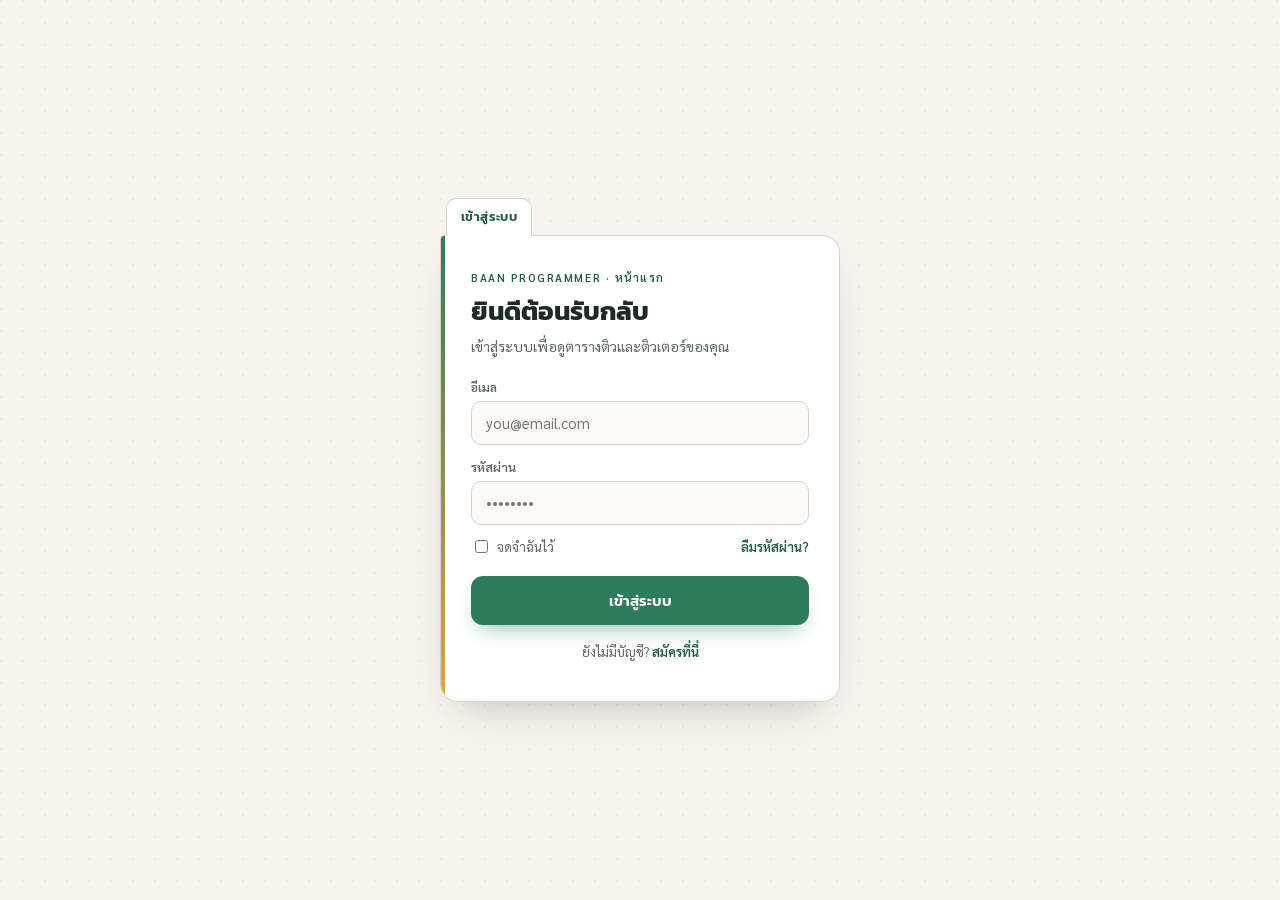
<file: index.html>
<!-- This page is the login page where users sign in to Baan Programmer. -->
<!DOCTYPE html>
<html lang="th">
<head>
<meta charset="UTF-8">
<meta name="viewport" content="width=device-width, initial-scale=1.0">
<title>เข้าสู่ระบบ — Baan Programmer</title>
<link rel="stylesheet" href="style.css">
</head>
<body>
<div class="auth-page">
  <div class="stage">
    <div class="tabs">
      <div class="tab active">เข้าสู่ระบบ</div>
    </div>
    <div class="card">
      <span class="eyebrow">Baan Programmer · หน้าแรก</span>
      <h1 class="headline">ยินดีต้อนรับกลับ</h1>
      <p class="sub">เข้าสู่ระบบเพื่อดูตารางติวและติวเตอร์ของคุณ</p>

      <form id="loginForm">
        <div class="field">
          <label for="loginEmail">อีเมล</label>
          <input id="loginEmail" type="email" placeholder="you@email.com" required>
        </div>
        <div class="field">
          <label for="loginPass">รหัสผ่าน</label>
          <input id="loginPass" type="password" placeholder="••••••••" required>
        </div>
        <div class="row-between">
          <label><input type="checkbox" style="accent-color:#2F7C5D"> จดจำฉันไว้</label>
          <a class="link" href="forgot.html">ลืมรหัสผ่าน?</a>
        </div>
        <button class="btn btn-primary btn-block" type="submit">เข้าสู่ระบบ</button>
      </form>

      <p class="foot-note">ยังไม่มีบัญชี? <a class="link" href="signup.html">สมัครที่นี่</a></p>
    </div>
  </div>
</div>

<script src="app.js"></script>
</body>
</html>
</file>
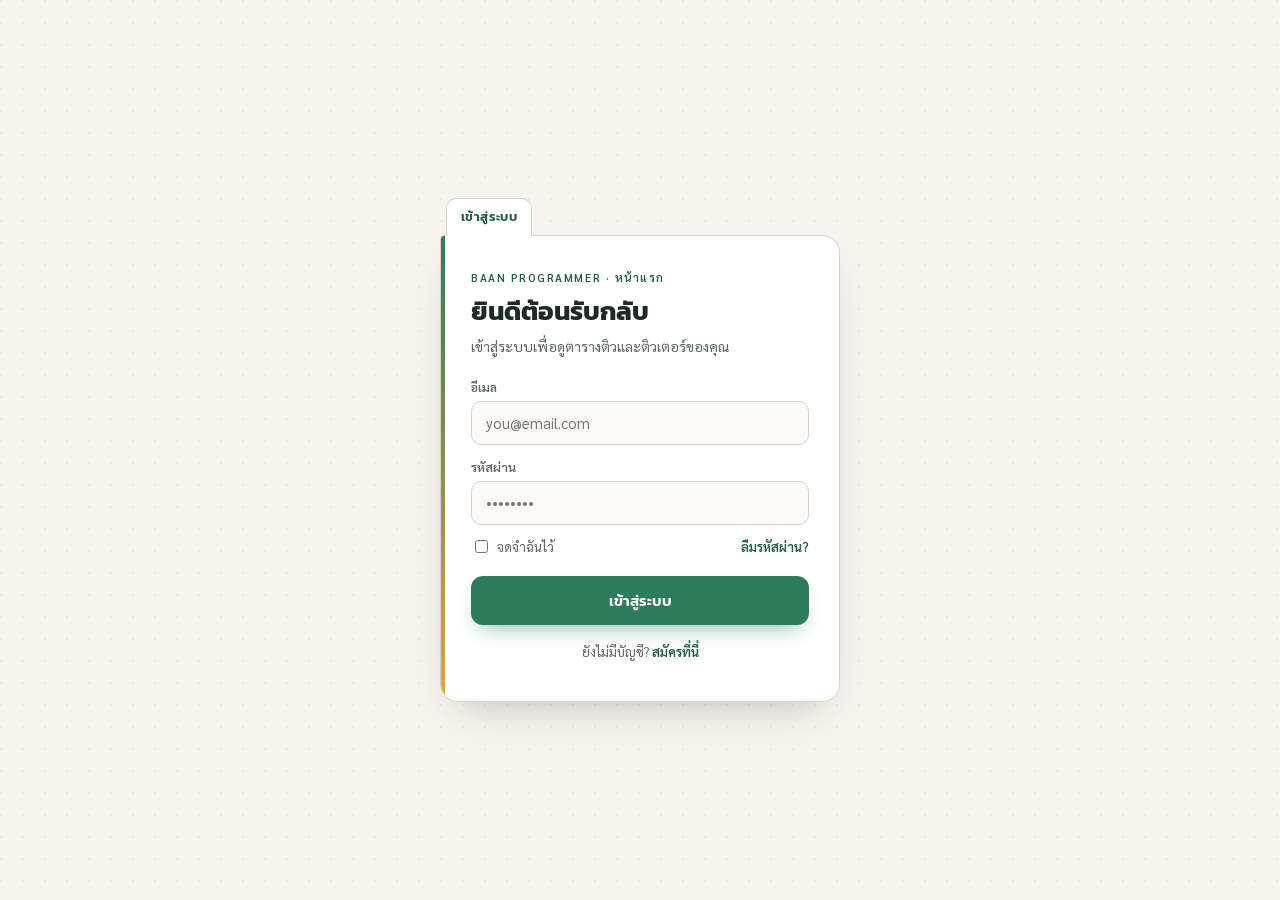
<file: assignment.html>
<!-- This page displays an assignment and allows the user to submit or interact with assignment content. -->
<!DOCTYPE html>
<html lang="th">
<head>
<meta charset="UTF-8">
<meta name="viewport" content="width=device-width, initial-scale=1.0">
<title>งานที่ได้รับมอบหมาย — Baan Programmer</title>
<link rel="stylesheet" href="style.css">
</head>
<body>
<div class="app-page">
  <div class="app-shell">
    <div class="app-topbar">
      <div class="icon-btn" onclick="history.back()">←</div>
      <div class="profile-chip" onclick="toggleDropdown()">
        <div class="avatar">G</div>
        <span class="caret">▾</span>
      </div>
    </div>

    <div class="app-body">

      <div class="assignment-hero">
        <div class="assignment-hero-title-row">
          <h2 id="assignmentTitle">Assignment 1</h2>
          <div class="assignment-hero-icon">
            <svg viewBox="0 0 24 24" width="22" height="22" fill="none" stroke="currentColor" stroke-width="2" stroke-linecap="round" stroke-linejoin="round"><path d="M9 4h6a1 1 0 0 1 1 1v2H8V5a1 1 0 0 1 1-1Z"/><rect x="5" y="4" width="14" height="18" rx="2"/><line x1="8" y1="11" x2="16" y2="11"/><line x1="8" y1="15" x2="16" y2="15"/><line x1="8" y1="19" x2="13" y2="19"/></svg>
          </div>
        </div>

        <p class="assignment-desc" id="assignmentDesc" style="display:none"></p>

        <!-- ติวเตอร์: ปุ่มแก้ไข -->
        <div class="tutor-tools" id="tutorTools" style="display:none">
          <button class="btn-edit" type="button" onclick="openEditModal()">
            <svg viewBox="0 0 24 24" width="15" height="15" fill="none" stroke="currentColor" stroke-width="2" stroke-linecap="round" stroke-linejoin="round"><path d="M11 4H4a2 2 0 0 0-2 2v14a2 2 0 0 0 2 2h14a2 2 0 0 0 2-2v-7"/><path d="M18.5 2.5a2.12 2.12 0 0 1 3 3L12 15l-4 1 1-4Z"/></svg>
            แก้ไข
          </button>
        </div>

        <div class="upload-row">
          <label class="upload-input" for="assignmentFile">
            <span id="uploadFileName">อัปโหลดไฟล์</span>
          </label>
          <input type="file" id="assignmentFile" style="display:none" onchange="onAssignmentFileChosen(event)">
          <button class="btn-confirm" onclick="confirmAssignmentUpload()">ยืนยัน</button>
        </div>
        <p class="grader-status" id="graderStatus" style="display:none"></p>
      </div>

      <div class="result-list" id="resultList">
        <div class="result-row result-pass">Pass</div>
        <div class="result-row result-warn">200/400</div>
        <div class="result-row result-warn">100/400</div>
        <div class="result-row result-error">Error</div>
      </div>

    </div>

    <div class="dropdown" id="profileDropdown">
      <a class="dropdown-item" href="profile.html" style="display:block;color:inherit;">โปรไฟล์ของฉัน</a>
      <a class="dropdown-item" href="settings.html" style="display:block;color:inherit;">ตั้งค่า</a>
      <div class="dropdown-item danger" onclick="logout()">ออกจากระบบ</div>
    </div>
  </div>
</div>


<!-- Edit assignment modal (tutor only) -->
<div class="modal-overlay" id="editModal">
  <div class="join-modal">
    <h2>แก้ไข assignment</h2>
    <div class="join-modal-section">
      <h3>ชื่อ assignment</h3>
      <input type="text" id="editName" oninput="checkEditForm()">
    </div>
    <div class="join-modal-section">
      <h3>รายละเอียด <span class="optional">(ไม่บังคับ)</span></h3>
      <textarea id="editDesc" rows="3" placeholder="อธิบายโจทย์หรือเงื่อนไขการส่งงาน"></textarea>
    </div>
    <div class="join-modal-actions">
      <span class="link" onclick="closeEditModal()">ยกเลิก</span>
      <button class="link-btn" id="editSaveBtn" onclick="saveEditAssignment()">บันทึก</button>
    </div>
  </div>
</div>

<div class="toast" id="toast"></div>
<script src="app.js"></script>
<script>
  const params = new URLSearchParams(location.search);
  const courseId = params.get('c') || localStorage.getItem('baanProgrammerCourseId') || 'python';
  const assignmentId = params.get('id');
  const tutor = isTutor();
  let assignment = null;

  function findAssignment() {
    const items = getAssignments(courseId);
    return items.find(a => a.id === assignmentId) || null;
  }

  function persistAssignment() {
    const items = getAssignments(courseId).map(a => a.id === assignment.id ? assignment : a);
    saveAssignments(courseId, items);
  }

  function renderAssignmentPage() {
    assignment = findAssignment();
    const title = assignment ? assignment.name : (params.get('name') || 'Assignment 1');
    document.getElementById('assignmentTitle').textContent = title;
    document.title = title + ' — Baan Programmer';

    const descEl = document.getElementById('assignmentDesc');
    if (assignment && assignment.desc) {
      descEl.textContent = assignment.desc;
      descEl.style.display = 'block';
    } else {
      descEl.style.display = 'none';
    }

    if (tutor) applyTutorView();
  }

  /* ----- มุมติวเตอร์: แก้ไข + อัปโหลดเกรดเดอร์ ----- */
  function applyTutorView() {
    document.getElementById('tutorTools').style.display = assignment ? 'flex' : 'none';
    document.getElementById('uploadFileName').textContent = 'อัปโหลดเกรดเดอร์';
    document.getElementById('resultList').style.display = 'none'; // ผลตรวจเป็นของนักเรียน
    renderGraderStatus();
  }

  function renderGraderStatus() {
    const el = document.getElementById('graderStatus');
    if (assignment && assignment.grader) {
      el.textContent = 'เกรดเดอร์ปัจจุบัน: ' + assignment.grader;
      el.style.display = 'block';
    } else {
      el.textContent = 'ยังไม่ได้อัปโหลดเกรดเดอร์';
      el.style.display = 'block';
    }
  }

  function openEditModal() {
    if (!assignment) return;
    document.getElementById('editName').value = assignment.name;
    document.getElementById('editDesc').value = assignment.desc || '';
    checkEditForm();
    document.getElementById('editModal').classList.add('show');
    document.getElementById('editName').focus();
  }

  function closeEditModal() {
    document.getElementById('editModal').classList.remove('show');
  }

  function checkEditForm() {
    document.getElementById('editSaveBtn').disabled = document.getElementById('editName').value.trim().length === 0;
  }

  function saveEditAssignment() {
    const name = document.getElementById('editName').value.trim();
    if (!name || !assignment) return;
    assignment.name = name;
    assignment.desc = document.getElementById('editDesc').value.trim();
    persistAssignment();
    closeEditModal();
    renderAssignmentPage();
    showToast('บันทึกการแก้ไขแล้ว');
  }

  function defaultUploadLabel() {
    return tutor ? 'อัปโหลดเกรดเดอร์' : 'อัปโหลดไฟล์';
  }

  function onAssignmentFileChosen(event){
    const file = event.target.files[0];
    document.getElementById('uploadFileName').textContent = file ? file.name : defaultUploadLabel();
  }

  function confirmAssignmentUpload(){
    const fileInput = document.getElementById('assignmentFile');
    if(!fileInput.files.length){
      showToast('กรุณาเลือกไฟล์ก่อนยืนยัน');
      return;
    }

    if (tutor) {
      if (!assignment) { showToast('ไม่พบ assignment นี้'); return; }
      assignment.grader = fileInput.files[0].name;
      persistAssignment();
      renderGraderStatus();
      fileInput.value = '';
      document.getElementById('uploadFileName').textContent = defaultUploadLabel();
      showToast('อัปโหลดเกรดเดอร์เรียบร้อยแล้ว');
      return;
    }

    const list = document.getElementById('resultList');
    const row = document.createElement('div');
    row.className = 'result-row result-warn';
    row.textContent = 'รอตรวจ';
    list.insertBefore(row, list.firstChild);

    fileInput.value = '';
    document.getElementById('uploadFileName').textContent = defaultUploadLabel();
    showToast('ส่งงานเรียบร้อยแล้ว');
  }

  document.addEventListener('DOMContentLoaded', renderAssignmentPage);
</script>
</body>
</html>
</file>
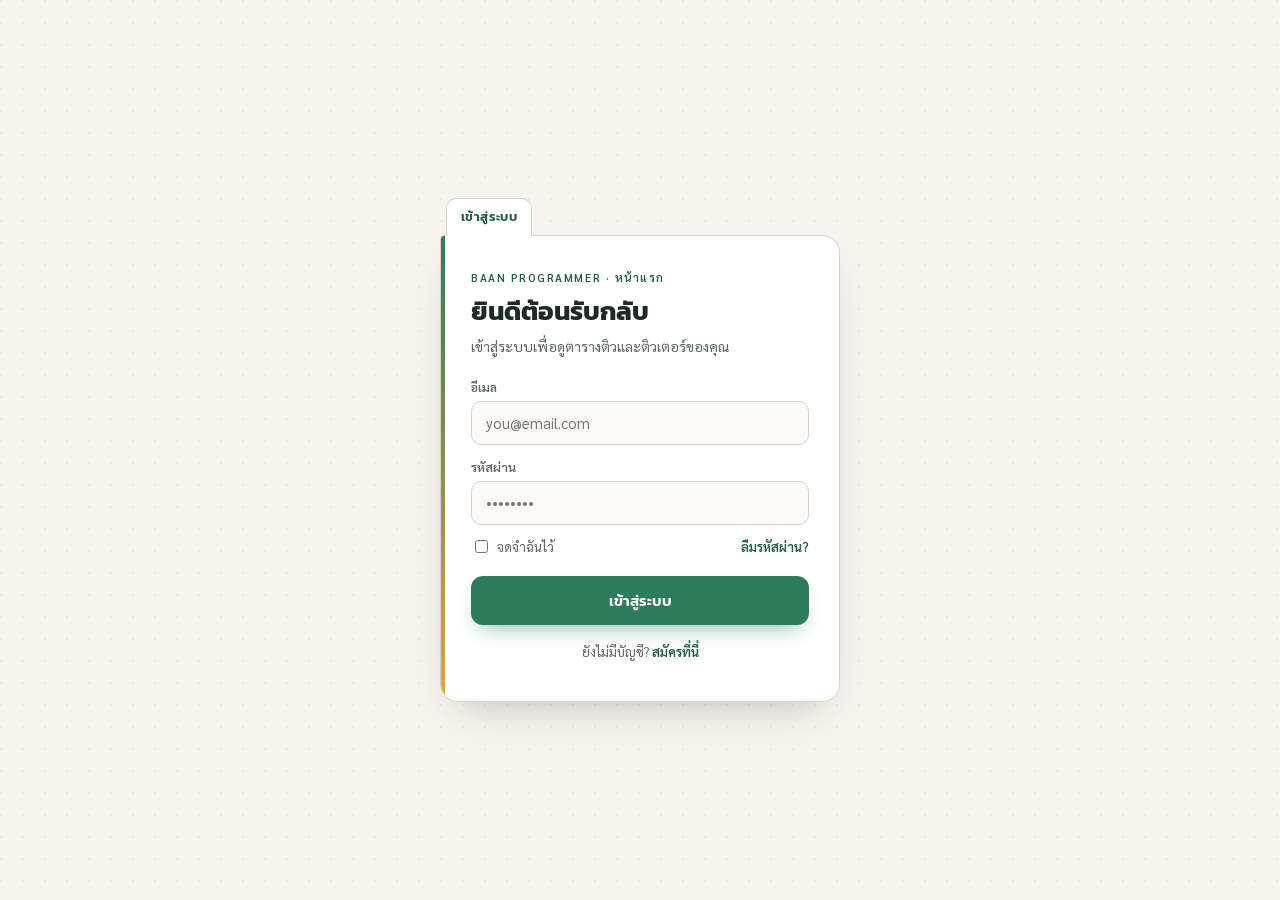
<file: chat.html>
<!-- This page provides the chat interface for communicating with a tutor. -->
<!DOCTYPE html>
<html lang="th">
<head>
<meta charset="UTF-8">
<meta name="viewport" content="width=device-width, initial-scale=1.0">
<title>แชท — Baan Programmer</title>
<link rel="stylesheet" href="style.css">
</head>
<body>
<div class="app-page">
  <div class="app-shell chat-shell">

    <!-- SCREEN 1: chat list -->
    <div class="chat-screen active" id="chatListScreen">
      <div class="chat-header">
        <a class="icon-btn" href="main.html">←</a>
        <span class="chat-header-name">แชท</span>
      </div>
      <div class="chat-list">
        <div class="chat-row" id="chatRow" onclick="openChatRoom('พี่แนน')">
          <div class="avatar">น</div>
          <div>
            <div class="chat-row-name">พี่แนน</div>
            <div class="chat-row-preview">ติวเตอร์ · Python</div>
          </div>
        </div>
      </div>
    </div>

    <!-- SCREEN 2: conversation -->
    <div class="chat-screen" id="chatRoomScreen">
      <div class="chat-header">
        <div class="icon-btn" onclick="closeChatRoom()">←</div>
        <div class="avatar" id="roomAvatar">น</div>
        <span class="chat-header-name" id="roomName">พี่แนน</span>
      </div>

      <div class="chat-thread" id="chatThread">
        <div class="msg-bubble msg-in">สวัสดีค่ะ</div>
      </div>

      <div class="chat-input-row">
        <input type="text" id="chatInput" placeholder="พิมพ์ข้อความ..." onkeydown="if(event.key==='Enter') sendChatMessage()">
        <div class="chat-icon-btn chat-attach" title="แนบไฟล์" onclick="showToast('แนบไฟล์')">
          <svg viewBox="0 0 24 24" width="17" height="17" fill="none" stroke="currentColor" stroke-width="2" stroke-linecap="round" stroke-linejoin="round"><line x1="12" y1="5" x2="12" y2="19"/><line x1="5" y1="12" x2="19" y2="12"/></svg>
        </div>
        <div class="chat-icon-btn chat-send" title="ส่ง" onclick="sendChatMessage()">
          <svg viewBox="0 0 24 24" width="16" height="16" fill="none" stroke="currentColor" stroke-width="2" stroke-linecap="round" stroke-linejoin="round"><line x1="22" y1="2" x2="11" y2="13"/><polygon points="22 2 15 22 11 13 2 9 22 2"/></svg>
        </div>
      </div>
    </div>

  </div>
</div>

<div class="toast" id="toast"></div>
<script src="app.js"></script>
<script>
  // มุมติวเตอร์: รายชื่อแชทเป็นนักเรียนในคลาส
  document.addEventListener('DOMContentLoaded', function () {
    if (!isTutor()) return;
    const row = document.getElementById('chatRow');
    if (!row) return;
    row.setAttribute('onclick', "openChatRoom('น้องฟ้า')");
    row.querySelector('.avatar').textContent = 'น';
    row.querySelector('.chat-row-name').textContent = 'น้องฟ้า';
    row.querySelector('.chat-row-preview').textContent = 'นักเรียน · Python';
  });
</script>
</body>
</html>
</file>
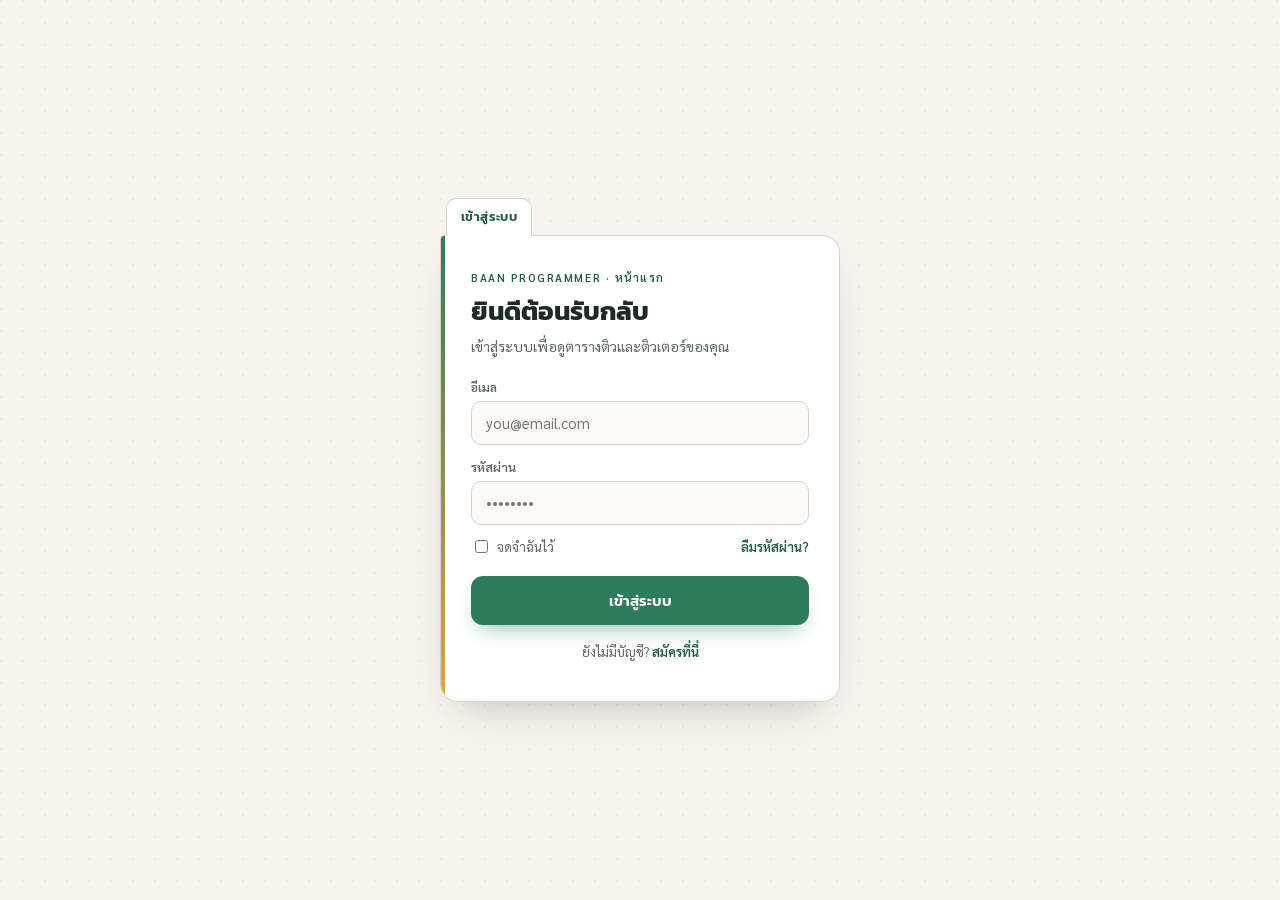
<file: contact.html>
<!-- This page provides contact information and a form for contacting Baan Programmer support. -->
<!DOCTYPE html>
<html lang="th">
<head>
<meta charset="UTF-8">
<meta name="viewport" content="width=device-width, initial-scale=1.0">
<title>ติดต่อเรา — Baan Programmer</title>
<link rel="stylesheet" href="style.css">
</head>
<body>
<div class="app-page">
  <div class="app-shell">
    <div class="app-topbar">
      <a class="icon-btn" href="main.html">←</a>
      <div class="profile-chip" onclick="toggleDropdown()">
        <div class="avatar">G</div>
        <span class="caret">▾</span>
      </div>
    </div>

    <div class="app-body">
      <div class="section-label">ติดต่อเรา</div>
      <div class="panel-list">
        <div class="panel-card">
          <h3>ฝ่ายช่วยเหลือ</h3>
          <p>อีเมล support@Baan Programmer.app<br>ตอบกลับภายใน 24 ชั่วโมงในวันทำการ</p>
        </div>
        <div class="panel-card">
          <h3>ส่งข้อความถึงเรา</h3>
          <form id="contactForm" style="margin-top:10px; display:flex; flex-direction:column; gap:12px;">
            <div class="field">
              <label>หัวข้อ</label>
              <input type="text" placeholder="เรื่องที่ต้องการติดต่อ" required>
            </div>
            <div class="field">
              <label>ข้อความ</label>
              <textarea placeholder="พิมพ์รายละเอียด..." required></textarea>
            </div>
            <button class="btn btn-primary" type="submit">ส่งข้อความ</button>
          </form>
        </div>
      </div>
    </div>

    <div class="dropdown" id="profileDropdown">
      <a class="dropdown-item" href="profile.html" style="display:block;color:inherit;">โปรไฟล์ของฉัน</a>
      <a class="dropdown-item" href="settings.html" style="display:block;color:inherit;">ตั้งค่า</a>
      <div class="dropdown-item danger" onclick="logout()">ออกจากระบบ</div>
    </div>
  </div>
</div>

<div class="toast" id="toast"></div>
<script src="app.js"></script>
</body>
</html>
</file>
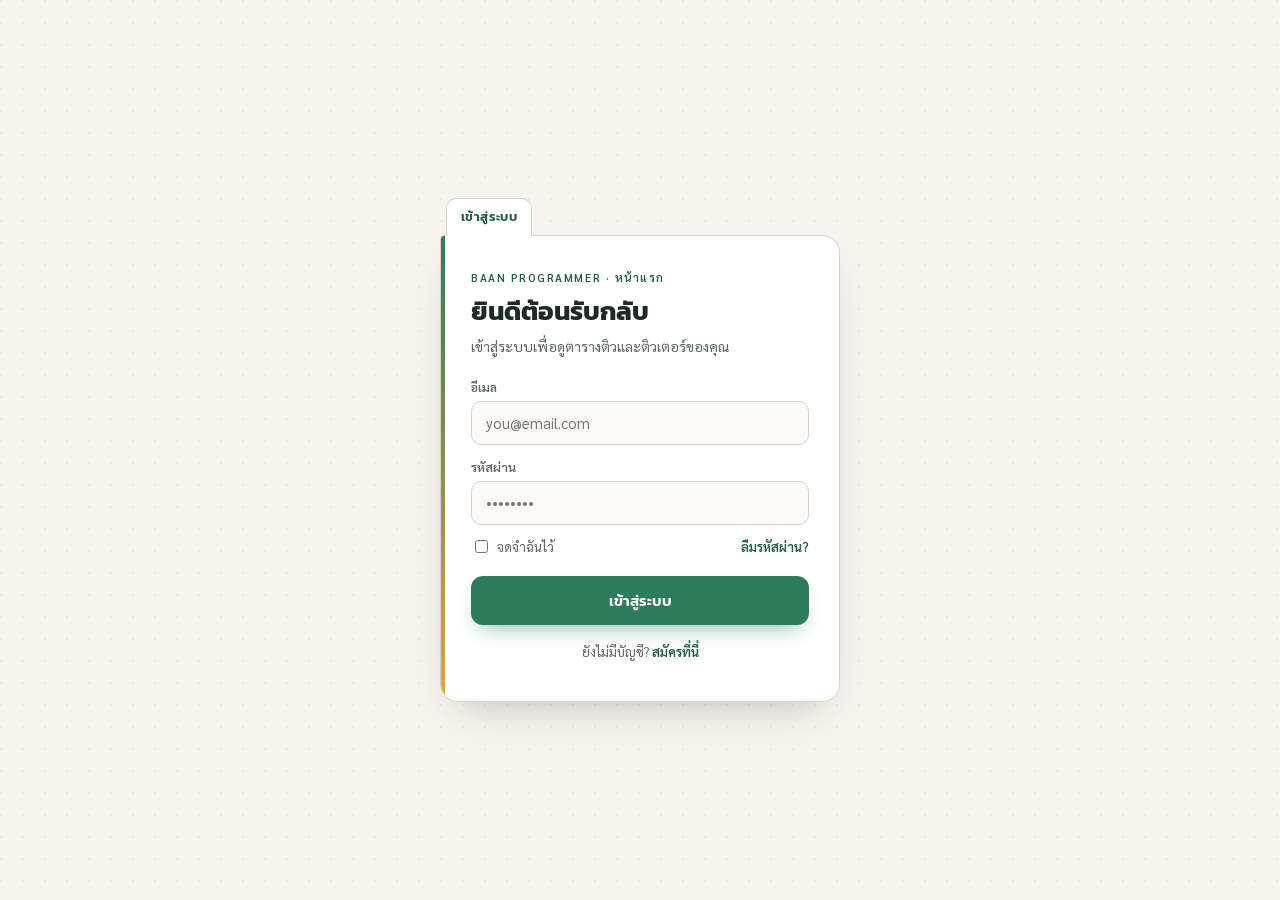
<file: course.html>
<!-- This page displays the selected course, assignments, score, and leaderboard. -->
<!DOCTYPE html>
<html lang="th">
<head>
<meta charset="UTF-8">
<meta name="viewport" content="width=device-width, initial-scale=1.0">
<title id="pageTitle">คลาสเรียน — Baan Programmer</title>
<link rel="stylesheet" href="style.css">
</head>
<body class="course-page">
<div class="app-page">
  <div class="app-shell">
    <div class="course-layout">
 
      <!-- Score / navigation sidebar -->
      <aside class="leaderboard collapsed" id="leaderboard">
        <div class="leaderboard-inner">
          <div class="score-block" id="scoreBlock">
            <div class="score-block-label">คะแนนของคุณ</div>
            <div class="score-bar">
              <div class="score-bar-fill" id="myScoreFill" style="width:10%"></div>
              <span class="score-bar-text" id="myScoreText">10%</span>
            </div>
          </div>
 
          <div class="rank-list" id="rankList"></div>
        </div>
        <div class="leaderboard-home">
          <a class="home-btn" href="main.html" title="กลับหน้า Home">⌂ <span>กลับ Home</span></a>
        </div>
      </aside>
 
      <!-- Main content -->
      <div class="course-main">
        <div class="course-topbar">
          <div class="course-nav-buttons">
            <a class="icon-btn back-btn" href="main.html" title="กลับ Home" aria-label="กลับ Home">
              <svg viewBox="0 0 24 24" fill="none" stroke="currentColor" stroke-width="2" stroke-linecap="round" stroke-linejoin="round"><path d="M19 12H5"/><path d="m12 19-7-7 7-7"/></svg>
            </a>
            <button class="icon-btn hamburger-btn" type="button" onclick="toggleLeaderboard()" title="เปิดเมนูคะแนน" aria-label="เปิดเมนูคะแนน">
              <span></span><span></span><span></span>
            </button>
          </div>
          <div class="class-name-chip" id="className">Python</div>
          <div class="course-actions">
            <a class="icon-btn" href="chat.html" title="แชท">
              <svg viewBox="0 0 24 24" fill="none" stroke="currentColor" stroke-width="2" stroke-linecap="round" stroke-linejoin="round"><path d="M21 15a2 2 0 0 1-2 2H7l-4 4V5a2 2 0 0 1 2-2h14a2 2 0 0 1 2 2z"/></svg>
            </a>
            <div class="icon-btn" onclick="window.open('https://meet.google.com/new', '_blank')" title="เริ่มวิดีโอคอล">
              <svg viewBox="0 0 24 24" fill="none" stroke="currentColor" stroke-width="2" stroke-linecap="round" stroke-linejoin="round"><rect x="2" y="6" width="14" height="12" rx="2"/><path d="m16 10 6-4v12l-6-4"/></svg>
            </div>
          </div>
        </div>
 
        <div class="app-body">
          <div class="section-row">
            <div class="section-label">งานที่ได้รับมอบหมาย</div>
            <button class="btn-add-assignment" id="addAssignmentBtn" type="button" style="display:none" onclick="openAddModal()">＋ เพิ่ม assignment</button>
          </div>
          <div class="assignment-list" id="assignmentList"></div>
        </div>
      </div>
 
    </div>
  </div>
</div>

<!-- Add assignment modal (tutor only) -->
<div class="modal-overlay" id="addModal">
  <div class="join-modal">
    <h2>เพิ่ม assignment</h2>
    <div class="join-modal-section">
      <h3>ชื่อ assignment</h3>
      <input type="text" id="newAssignmentName" placeholder="เช่น การบ้าน 4" oninput="checkAddForm()">
    </div>
    <div class="join-modal-section">
      <h3>รายละเอียด <span class="optional">(ไม่บังคับ)</span></h3>
      <textarea id="newAssignmentDesc" rows="3" placeholder="อธิบายโจทย์หรือเงื่อนไขการส่งงาน"></textarea>
    </div>
    <div class="join-modal-actions">
      <span class="link" onclick="closeAddModal()">ยกเลิก</span>
      <button class="link-btn" id="addConfirmBtn" disabled onclick="confirmAddAssignment()">เพิ่ม</button>
    </div>
  </div>
</div>

<div class="toast" id="toast"></div>
<script src="app.js"></script>
<script>
  const COURSES = {
    python: {
      name: 'Python',
      tutor: 'พี่แนน',
      myScore: 10,
      leaderboard: [
        { place: 1, name: 'น้องฟ้า', pct: 98 },
        { place: 2, name: 'น้องนนท์', pct: 95 },
        { place: 3, name: 'น้องมิ้นท์', pct: 92 },
        { place: 4, name: 'น้องพีท', pct: 89 },
        { place: 5, name: 'น้องเจน', pct: 86 },
        { place: 6, name: 'น้องบอส', pct: 83 },
        { place: 7, name: 'น้องแพรว', pct: 80 },
        { place: 8, name: 'น้องกาย', pct: 77 },
        { place: 9, name: 'น้องน้ำ', pct: 74 },
        { place: 10, name: 'น้องไอซ์', pct: 71 },
        { place: 11, name: 'น้องมุก', pct: 68 },
        { place: 12, name: 'น้องต้น', pct: 65 },
        { place: 13, name: 'น้องฟิล์ม', pct: 62 },
        { place: 14, name: 'น้องพลอย', pct: 59 },
        { place: 15, name: 'น้องอาร์ม', pct: 56 },
        { place: 16, name: 'น้องบีม', pct: 53 },
        { place: 17, name: 'น้องเนย', pct: 50 },
        { place: 18, name: 'น้องโอ๊ต', pct: 47 },
        { place: 19, name: 'น้องกอล์ฟ', pct: 44 },
        { place: 20, name: 'น้องข้าว', pct: 41 }
      ]
    }
  };

  function renderCourse() {
    const params = new URLSearchParams(location.search);
    const id = params.get('c') || localStorage.getItem('baanProgrammerCourseId') || 'python';
    const course = COURSES[id] || COURSES.python;
    localStorage.setItem('baanProgrammerCourseId', COURSES[id] ? id : 'python');

    document.getElementById('pageTitle').textContent = course.name + ' — Baan Programmer';
    document.getElementById('className').textContent = course.name;

    document.getElementById('myScoreFill').style.width = course.myScore + '%';
    document.getElementById('myScoreText').textContent = course.myScore + '%';

    const rankList = document.getElementById('rankList');
    rankList.innerHTML = course.leaderboard.map(r => `
      <div class="rank-row">
        <div class="rank-info">
          <span class="rank-place">${r.place}</span>
          <span class="rank-name">${r.name}</span>
          <span class="rank-score">${r.pct}%</span>
        </div>
        <div class="rank-bar"><div class="rank-bar-fill" style="width:${r.pct}%;"></div></div>
      </div>
    `).join('');

    // งานที่ได้รับมอบหมาย: นักเรียนเห็นสถานะของตัวเอง / ติวเตอร์เห็นจำนวนคนที่ส่งแล้ว
    const tutor = isTutor();
    if (tutor) {
      document.getElementById('scoreBlock').style.display = 'none';
      document.getElementById('addAssignmentBtn').style.display = 'inline-flex';
    }
    renderAssignments(COURSES[id] ? id : 'python');
  }

  function currentCourseId() {
    return localStorage.getItem('baanProgrammerCourseId') || 'python';
  }

  function renderAssignments(courseId) {
    const tutor = isTutor();
    const list = document.getElementById('assignmentList');
    const items = getAssignments(courseId);
    if (!items.length) {
      list.innerHTML = '<div class="empty-note">ยังไม่มีงานที่มอบหมาย</div>';
      return;
    }
    list.innerHTML = items.map(a => {
      let status = a.status, note = a.note;
      if (tutor) {
        const n = a.submitted || 0;
        status = n >= CLASS_SIZE ? 'green' : (n > 0 ? 'yellow' : 'red');
        note = 'ส่งแล้ว ' + n + '/' + CLASS_SIZE + ' คน';
      }
      const href = 'assignment.html?c=' + encodeURIComponent(courseId) + '&id=' + encodeURIComponent(a.id);
      return `
  <div class="assignment-card" onclick="location.href='${href}'">
    <span class="status-dot ${status}"></span>
    <span class="assignment-title">${escapeHtml(a.name)}</span>
    <span class="assignment-note">${escapeHtml(note)}</span>
  </div>`;
    }).join('');
  }

  /* ----- ติวเตอร์: เพิ่ม assignment ----- */
  function openAddModal() {
    document.getElementById('addModal').classList.add('show');
    const input = document.getElementById('newAssignmentName');
    input.value = '';
    document.getElementById('newAssignmentDesc').value = '';
    checkAddForm();
    input.focus();
  }

  function closeAddModal() {
    document.getElementById('addModal').classList.remove('show');
  }

  function checkAddForm() {
    document.getElementById('addConfirmBtn').disabled = document.getElementById('newAssignmentName').value.trim().length === 0;
  }

  function confirmAddAssignment() {
    const name = document.getElementById('newAssignmentName').value.trim();
    if (!name) return;
    const desc = document.getElementById('newAssignmentDesc').value.trim();
    const courseId = currentCourseId();
    const items = getAssignments(courseId);
    items.unshift({ id: 'a' + Date.now(), name, desc, status: 'red', note: 'ยังไม่ได้ส่ง', submitted: 0, grader: '' });
    saveAssignments(courseId, items);
    renderAssignments(courseId);
    closeAddModal();
    showToast('เพิ่ม assignment แล้ว');
  }

  function toggleLeaderboard() {
    const board = document.getElementById('leaderboard');
    if (!board) return;
    board.classList.toggle('collapsed');
  }

  document.addEventListener('DOMContentLoaded', renderCourse);
  document.addEventListener('click', function (e) {
  const board = document.getElementById('leaderboard');
  const hamburger = document.querySelector('.hamburger-btn');

  if (!board || !hamburger) return;

  
  if (!board.classList.contains('collapsed')) {

    
    if (board.contains(e.target)) return;

    
    if (hamburger.contains(e.target)) return;

    // คลิกพื้นที่อื่น → ปิด
    board.classList.add('collapsed');
  }
});
</script>
</body>
</html>
</file>
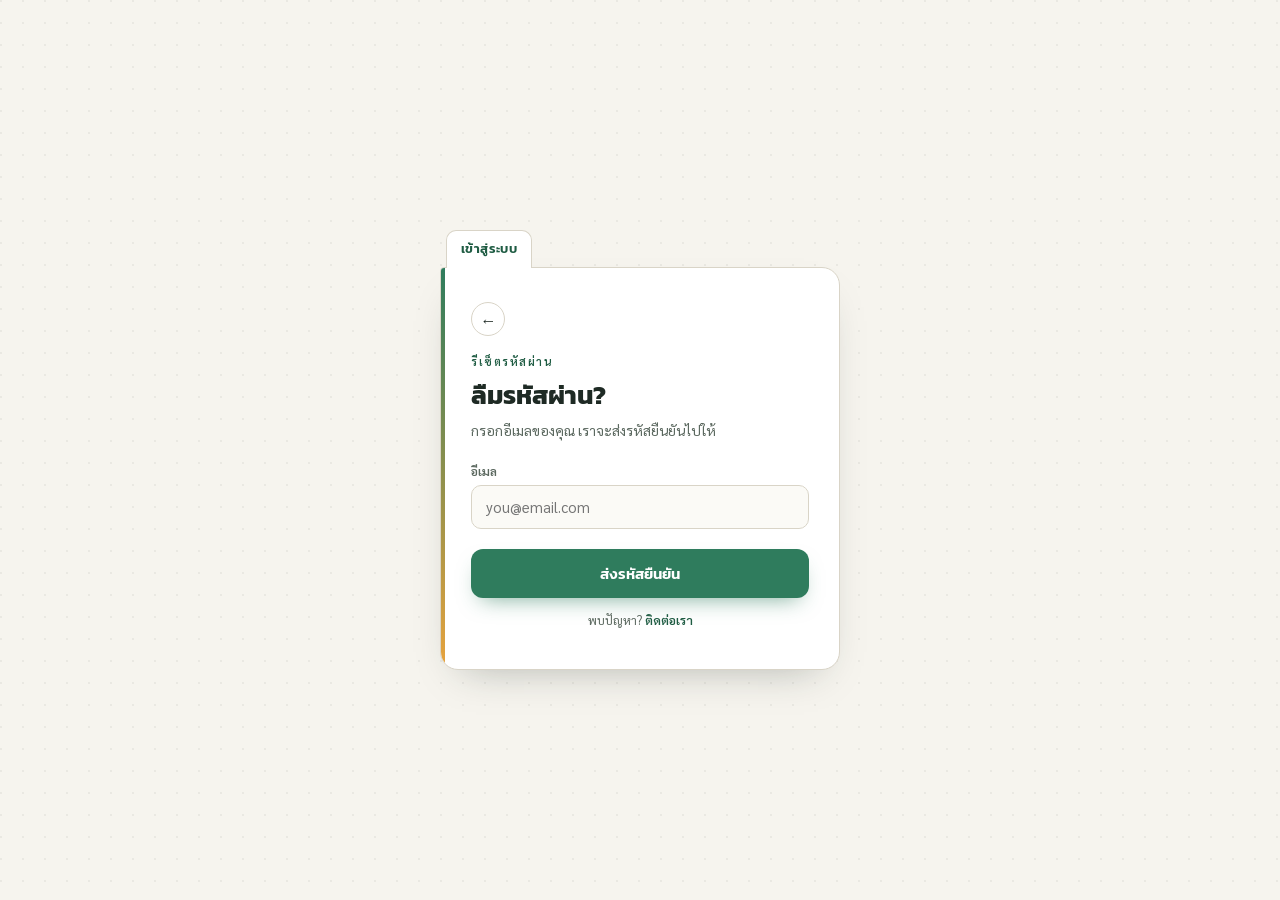
<file: forgot.html>
<!-- This page provides the password reset form for users who forgot their password. -->
<!DOCTYPE html>
<html lang="th">
<head>
<meta charset="UTF-8">
<meta name="viewport" content="width=device-width, initial-scale=1.0">
<title>ลืมรหัสผ่าน — Baan Programmer</title>
<link rel="stylesheet" href="style.css">
</head>
<body>
<div class="auth-page">
  <div class="stage">
    <div class="tabs">
      <div class="tab active">เข้าสู่ระบบ</div>
    </div>
    <div class="card">
      <div class="back-row">
        <a class="icon-btn" href="index.html">←</a>
      </div>
      <span class="eyebrow">รีเซ็ตรหัสผ่าน</span>
      <h1 class="headline">ลืมรหัสผ่าน?</h1>
      <p class="sub">กรอกอีเมลของคุณ เราจะส่งรหัสยืนยันไปให้</p>

      <form id="forgotForm">
        <div class="field">
          <label for="femail">อีเมล</label>
          <input id="femail" type="email" placeholder="you@email.com" required>
        </div>
        <button class="btn btn-primary btn-block" type="submit">ส่งรหัสยืนยัน</button>
      </form>

      <p class="helper-link">พบปัญหา? <a class="link" href="contact.html">ติดต่อเรา</a></p>
    </div>
  </div>
</div>

<div class="toast" id="toast"></div>
<script src="app.js"></script>
</body>
</html>
</file>
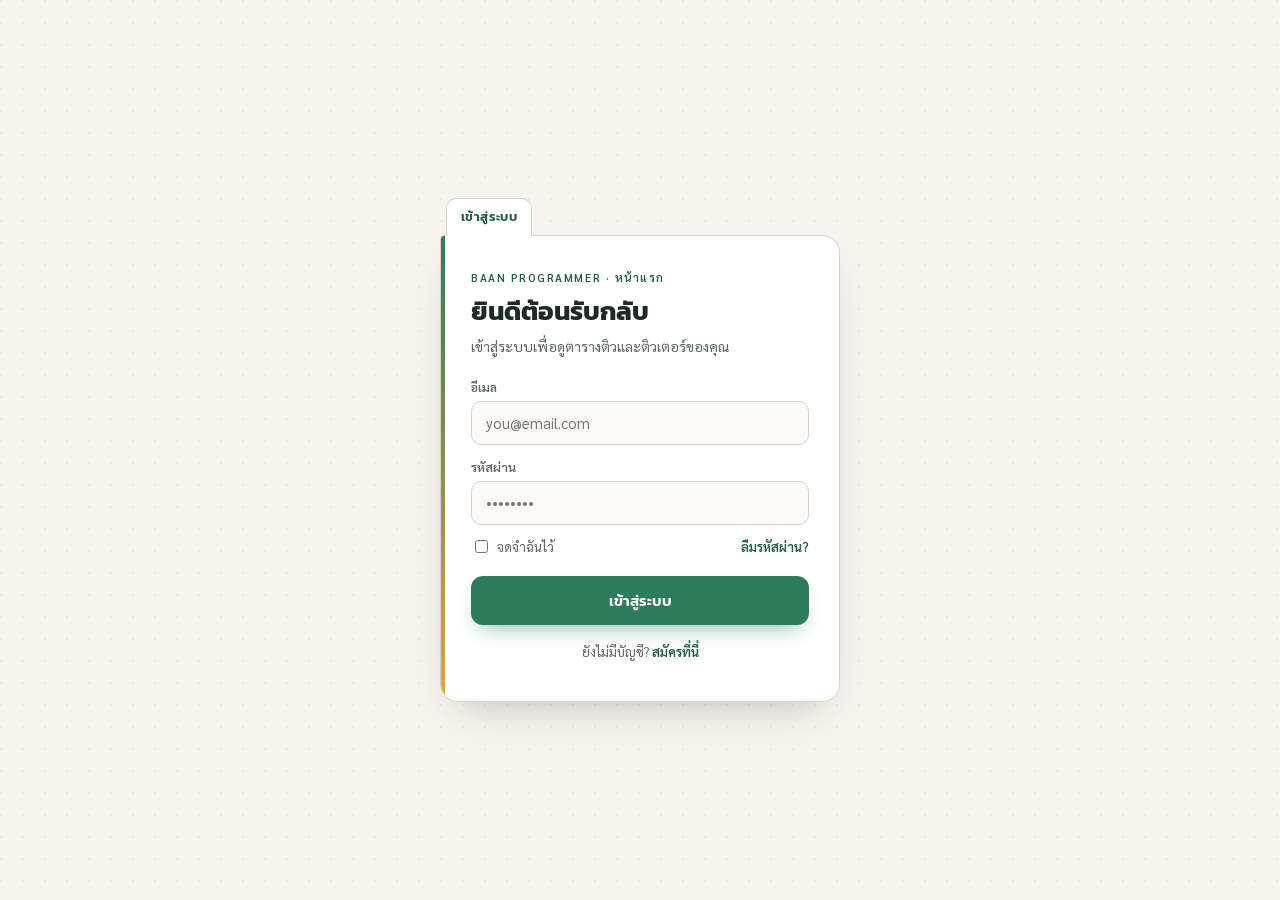
<file: main.html>
<!-- This page is the main dashboard where users can view and enter their courses. -->
<!DOCTYPE html>
<html lang="th">
<head>
<meta charset="UTF-8">
<meta name="viewport" content="width=device-width, initial-scale=1.0">
<title>หน้าหลัก — Baan Programmer</title>
<link rel="stylesheet" href="style.css">
</head>
<body>
<div class="app-page">
  <div class="app-shell">
    <div class="app-topbar">
      <div class="hamburger" onclick="toggleDrawer(true)"><span></span><span></span><span></span></div>
      <span>Home</span>
      <div class="profile-chip" onclick="toggleDropdown()">
        <div class="avatar">G</div>
        <span class="caret">▾</span>
      </div>
    </div>
    <div class="app-body">
      <div class="section-label">คาบติวของคุณ</div>
<div class="course-list">
  <div class="course-card" onclick="goToCourse('python')">
    <div class="badge-float">
      <svg viewBox="0 0 24 24" fill="none" stroke="currentColor" stroke-width="2" stroke-linecap="round" stroke-linejoin="round" onclick="event.stopPropagation(); location.href='chat.html'"><path d="M21 15a2 2 0 0 1-2 2H7l-4 4V5a2 2 0 0 1 2-2h14a2 2 0 0 1 2 2z"/></svg>
      <svg viewBox="0 0 24 24" fill="none" stroke="currentColor" stroke-width="2" stroke-linecap="round" stroke-linejoin="round" ><path d="M9 4h6a1 1 0 0 1 1 1v2H8V5a1 1 0 0 1 1-1Z"/><rect x="5" y="4" width="14" height="18" rx="2"/><line x1="8" y1="11" x2="16" y2="11"/><line x1="8" y1="15" x2="16" y2="15"/><line x1="8" y1="19" x2="13" y2="19"/></svg>
      <!--ใช้จริงค่อยเอาคอมเม้นตัวข้างล่างออก-->
      <!--onclick="showToast('ดูงานที่ได้รับมอบหมาย')-->
      <!--<svg viewBox="0 0 24 24" fill="none" stroke="currentColor" stroke-width="2" stroke-linecap="round" stroke-linejoin="round" onclick="window.open('https://meet.google.com/new', '_blank')"><rect x="2" y="6" width="14" height="12" rx="2"/><path d="m16 10 6-4v12l-6-4"/></svg>-->
    </div>
      <div class="course-card-top">
      <span class="course-card-title">Python</span>
      <span class="course-card-icon" onclick="event.stopPropagation(); showToast('ออกจากคลาสเรียน')">
        <svg viewBox="0 0 440 384" fill="currentColor">
  <path d="M112 18 L112 366 L228 334 L228 52 Z"/>
  <rect x="228" y="28" width="99" height="36" rx="10"/>
  <rect x="290" y="28" width="36" height="102" rx="10"/>
  <rect x="228" y="330" width="99" height="36" rx="10"/>
  <rect x="290" y="264" width="36" height="102" rx="10"/>
  <rect x="228" y="179" width="138" height="36" rx="10"/>
  <path d="M330 138 L412 192 L330 246 Z"/>
</svg>
      </span>
    </div>
    <div class="course-card-tutor">ติวเตอร์: พี่แนน</div>
  </div>
</div>
<div class="modal-overlay" id="joinModal">
  <div class="join-modal">
    <h2>เข้าร่วมชั้นเรียน</h2>

    <div class="join-modal-section">
      <h3>รหัสชั้นเรียน</h3>
      <p class="hint">ขอรหัสชั้นเรียนจากติวเตอร์ แล้วป้อนรหัสที่นี่</p>
      <input type="text" id="classCodeInput" placeholder="รหัสชั้นเรียน" oninput="checkClassCode()">
    </div>

    <div class="join-modal-actions">
      <span class="link" onclick="closeJoinModal()">ยกเลิก</span>
      <button class="link-btn" id="joinConfirmBtn" disabled onclick="confirmJoin()">เข้าร่วม</button>
    </div>
  </div>
</div>
</div>
    <button class="join-fab" onclick="openJoinModal()">เข้าร่วมคาบเรียน</button>
    <div class="overlay" id="drawerOverlay" onclick="toggleDrawer(false)"></div>
    <div class="drawer" id="drawer">
      <div class="icon-btn drawer-close" onclick="toggleDrawer(false)">✕</div>
      <a class="drawer-item" href="contact.html">✉️ ติดต่อเรา</a>
      <a class="drawer-item" href="report.html">🚩 รายงานปัญหา</a>
    </div>

    <div class="dropdown" id="profileDropdown">
      <a class="dropdown-item" href="profile.html" style="display:block;color:inherit;">โปรไฟล์ของฉัน</a>
      <a class="dropdown-item" href="settings.html" style="display:block;color:inherit;">ตั้งค่า</a>
      <div class="dropdown-item danger" onclick="logout()">ออกจากระบบ</div>
    </div>
  </div>
</div>

<div class="toast" id="toast"></div>
<script src="app.js"></script>
</body>
</html>
</file>
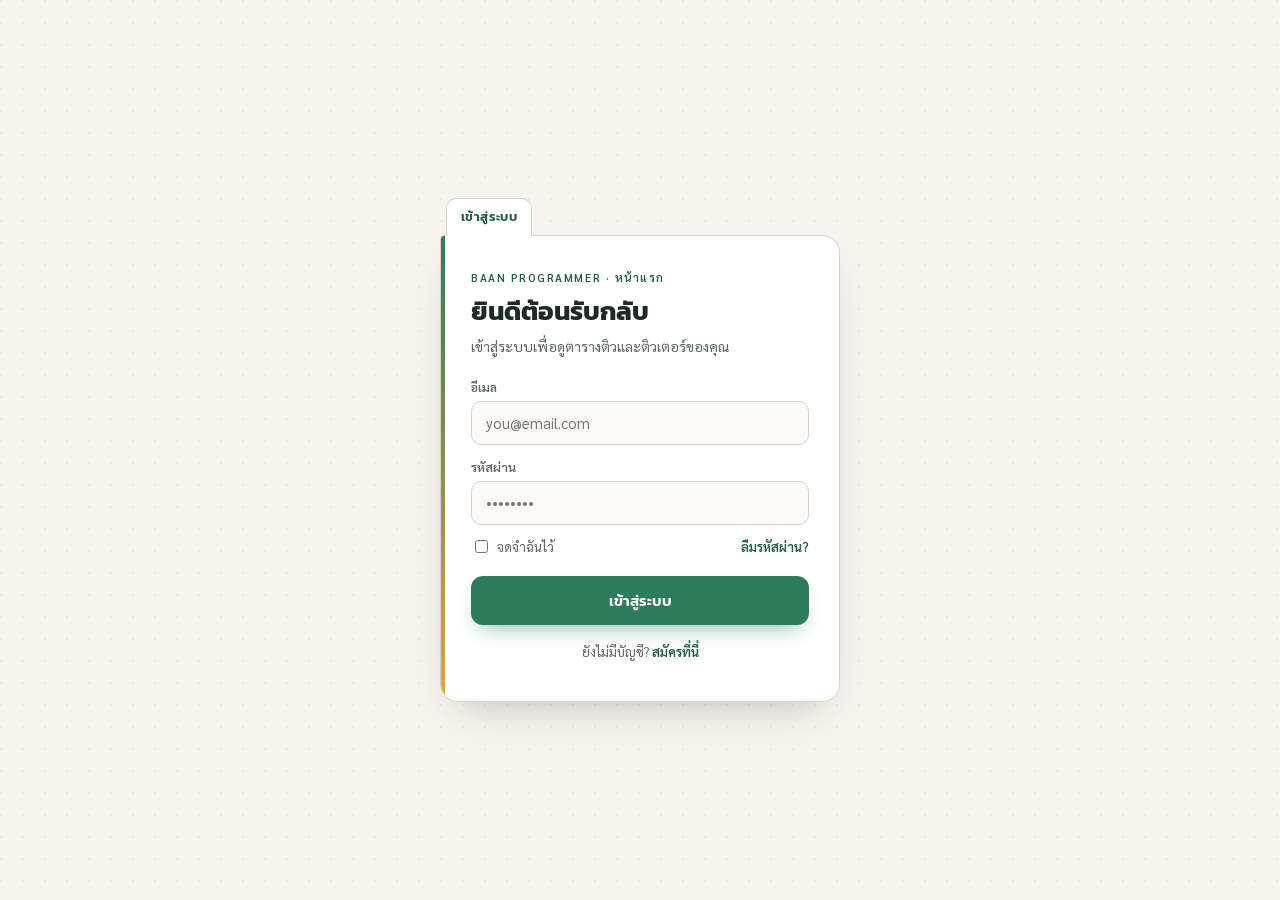
<file: profile.html>
<!-- This page displays the user's profile information, registered courses, and scores. -->
<!DOCTYPE html>
<html lang="th">
<head>
<meta charset="UTF-8">
<meta name="viewport" content="width=device-width, initial-scale=1.0">
<title>โปรไฟล์ของฉัน — Baan Programmer</title>
<link rel="stylesheet" href="style.css">
</head>
<body>
<div class="app-page">
  <div class="app-shell">
    <div class="app-topbar">
      <a class="icon-btn" href="main.html">←</a>
      <div class="profile-chip" onclick="toggleDropdown()">
        <div class="avatar">G</div>
        <span class="caret">▾</span>
      </div>
    </div>

    <div class="app-body">
      <div class="section-label">โปรไฟล์ของฉัน</div>

      <div class="panel-card" style="text-align:center;">
        <div class="avatar-wrap" id="avatarWrap">
          <div class="avatar" id="avatarLetter" style="width:100%;height:100%;font-size:28px;">G</div>
          <img id="avatarImg" class="avatar-img" style="display:none;">
          <div class="avatar-edit-btn" onclick="document.getElementById('photoInput').click()" title="เปลี่ยนรูปโปรไฟล์">
            <svg viewBox="0 0 24 24" fill="none" stroke="currentColor" stroke-width="2" stroke-linecap="round" stroke-linejoin="round"><path d="M23 19a2 2 0 0 1-2 2H3a2 2 0 0 1-2-2V8a2 2 0 0 1 2-2h4l2-3h6l2 3h4a2 2 0 0 1 2 2z"/><circle cx="12" cy="13" r="4"/></svg>
          </div>
        </div>
        <input type="file" id="photoInput" accept="image/*" style="display:none" onchange="handlePhotoChange(event)">

        <div class="profile-name-row">
          <h3 id="nameDisplay">เกย์ริน</h3>
          <input type="text" id="nameInput" class="name-edit-input" style="display:none;" value="เกย์ริน">
          <div class="icon-btn-sm" id="editNameBtn" onclick="toggleEditName()" title="แก้ไขชื่อ">
            <svg viewBox="0 0 24 24" fill="none" stroke="currentColor" stroke-width="2" stroke-linecap="round" stroke-linejoin="round"><path d="M11 4H4a2 2 0 0 0-2 2v14a2 2 0 0 0 2 2h14a2 2 0 0 0 2-2v-7"/><path d="M18.5 2.5a2.12 2.12 0 0 1 3 3L12 15l-4 1 1-4Z"/></svg>
          </div>
        </div>
        <p id="roleLabel" style="margin-top:2px;">นักศึกษา · วิทยาการคอมพิวเตอร์</p>
      </div>

      <div class="panel-list" style="margin-top:14px;">
        <div class="panel-card score-card" id="scoreCard">
  <h3 class="score-title">คะแนน</h3>

  <div class="subject-score-list">

    <div class="subject-score">
      <div class="subject-score-top">
        <span class="subject-name">Python</span>
        <span class="subject-percent">10%</span>
      </div>

      <div class="subject-score-bar">
        <div class="subject-score-fill" style="width:10%;"></div>
      </div>
    </div>

  </div>
</div>

        <div class="panel-card">
          <h3>อีเมลที่ใช้เข้าระบบ</h3>
          <div class="field" style="margin-top:8px;">
            <input type="email" id="profileEmail" readonly>
          </div>
        </div>
        <!--
        <div class="panel-card">
          <h3>คาบติวทั้งหมด</h3>
          <p>เข้าร่วมแล้ว 12 คาบ ในภาคเรียนนี้</p>
        </div>-->
      </div>
    </div>

    <div class="dropdown" id="profileDropdown">
      <a class="dropdown-item" href="profile.html" style="display:block;color:inherit;">โปรไฟล์ของฉัน</a>
      <a class="dropdown-item" href="settings.html" style="display:block;color:inherit;">ตั้งค่า</a>
      <div class="dropdown-item danger" onclick="logout()">ออกจากระบบ</div>
    </div>
  </div>
</div>

<div class="toast" id="toast"></div>
<script src="app.js"></script>
</body>
</html>
</file>
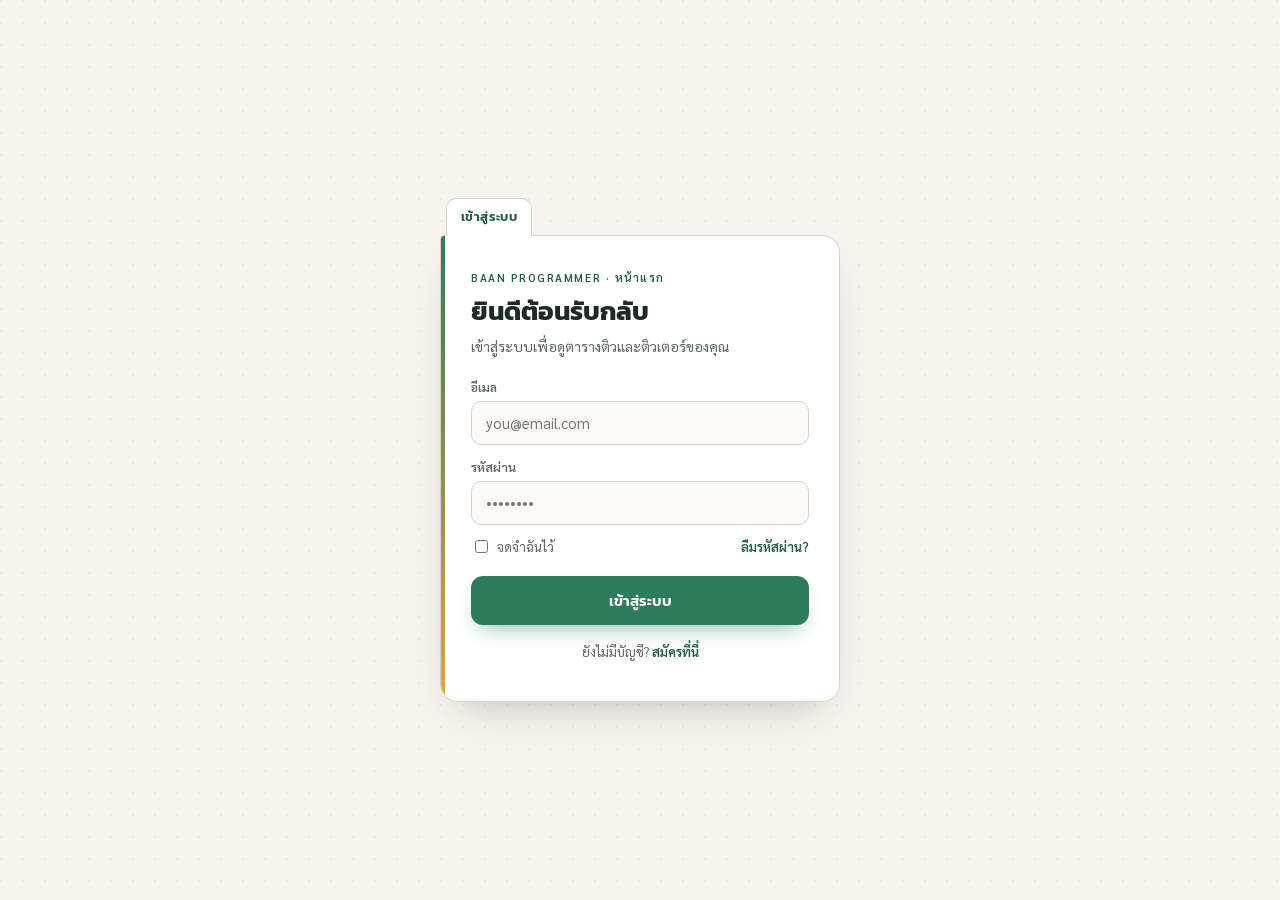
<file: report.html>
<!-- This page provides a form for reporting problems or technical issues. -->
<!DOCTYPE html>
<html lang="th">
<head>
<meta charset="UTF-8">
<meta name="viewport" content="width=device-width, initial-scale=1.0">
<title>รายงานปัญหา — Baan Programmer</title>
<link rel="stylesheet" href="style.css">
</head>
<body>
<div class="app-page">
  <div class="app-shell">
    <div class="app-topbar">
      <a class="icon-btn" href="main.html">←</a>
      <div class="profile-chip" onclick="toggleDropdown()">
        <div class="avatar">G</div>
        <span class="caret">▾</span>
      </div>
    </div>
    
    <div class="app-body">
      <div class="section-label">รายงานปัญหา</div>
      <div class="panel-list">
        <div class="panel-card">
          <form id="reportForm" style="display:flex; flex-direction:column; gap:12px;">
            <div class="form-group">
    <label for="reportType">ประเภทรายงานปัญหา</label>
    <select id="reportType" name="reportType" required>
        <option value="" disabled selected>เลือกประเภทปัญหา</option>
        <option value="join-class">
            ไม่สามารถเข้าร่วมชั้นเรียนได้
        </option>
        <option value="email-blocked">
            อีเมลถูกบล็อค
        </option>
        <option value="grader-not-working">
            Grader ไม่ทำงาน
        </option>
        <option value="other">
            อื่นๆ
        </option>
    </select>
</div>
            <div class="field">
              <label>รายละเอียด</label>
              <textarea placeholder="อธิบายสิ่งที่เกิดขึ้น..." required></textarea>
            </div>
            <button class="btn btn-primary" type="submit">ส่งรายงาน</button>
          </form>
        </div>
      </div>
    </div>

    <div class="dropdown" id="profileDropdown">
      <a class="dropdown-item" href="profile.html" style="display:block;color:inherit;">โปรไฟล์ของฉัน</a>
      <a class="dropdown-item" href="settings.html" style="display:block;color:inherit;">ตั้งค่า</a>
      <div class="dropdown-item danger" onclick="logout()">ออกจากระบบ</div>
    </div>
  </div>
</div>

<div class="toast" id="toast"></div>
<script src="app.js"></script>
</body>
</html>
</file>
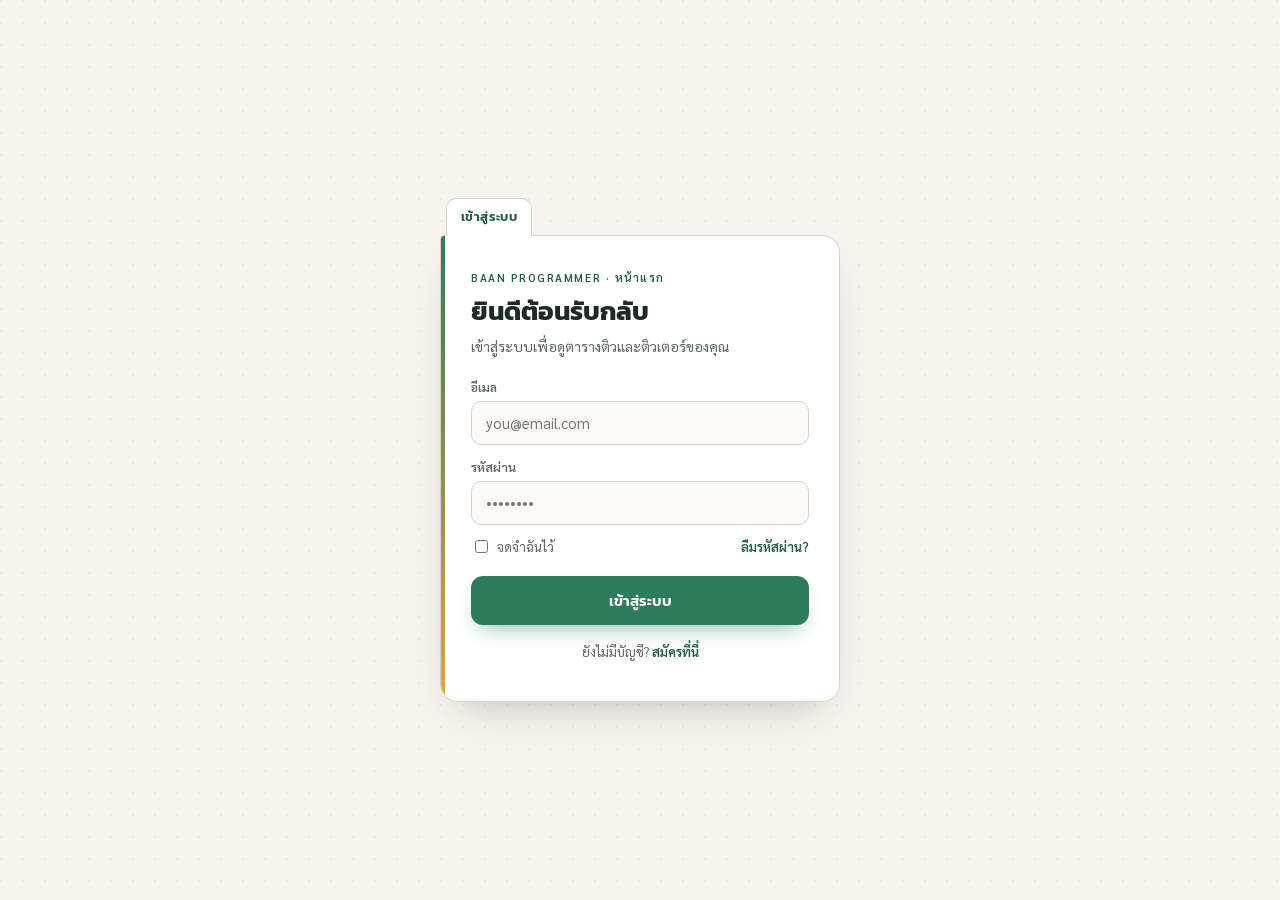
<file: settings.html>
<!-- This page contains user settings such as notifications and language preferences. -->
<!DOCTYPE html>
<html lang="th">
<head>
<meta charset="UTF-8">
<meta name="viewport" content="width=device-width, initial-scale=1.0">
<title>ตั้งค่า — Baan Programmer</title>
<link rel="stylesheet" href="style.css">
</head>
<body>
<div class="app-page">
  <div class="app-shell">
    <div class="app-topbar">
      <a class="icon-btn" href="main.html">←</a>
      <div class="profile-chip" onclick="toggleDropdown()">
        <div class="avatar">G</div>
        <span class="caret">▾</span>
      </div>
    </div>

    <div class="app-body">
      <div class="section-label">ตั้งค่า</div>
      <div class="panel-list">
        <div class="panel-card">
          <div style="display:flex;align-items:center;justify-content:space-between;gap:16px;">
            <div>
              <h3>การแจ้งเตือน</h3>
              <p>รับอีเมลแจ้งเตือนก่อนคาบติว 30 นาที</p>
            </div>
            <label style="display:flex;align-items:center;gap:8px;white-space:nowrap;">
              <input id="notificationToggle" type="checkbox" style="accent-color:#2F7C5D;transform:scale(1.2);"> เปิด
            </label>
          </div>
        </div>
        <div class="panel-card">
          <h3>ภาษา</h3>
          <p>ไทย (ค่าเริ่มต้น)</p>
        </div>
        <div class="panel-card">
          <h3>บัญชี</h3>
          <p><span class="link" onclick="logout()">ออกจากระบบ</span></p>
        </div>
      </div>
    </div>

    <div class="dropdown" id="profileDropdown">
      <a class="dropdown-item" href="profile.html" style="display:block;color:inherit;">โปรไฟล์ของฉัน</a>
      <a class="dropdown-item" href="settings.html" style="display:block;color:inherit;">ตั้งค่า</a>
      <div class="dropdown-item danger" onclick="logout()">ออกจากระบบ</div>
    </div>
  </div>
</div>

<div class="toast" id="toast"></div>
<script src="app.js"></script>
</body>
</html>
</file>
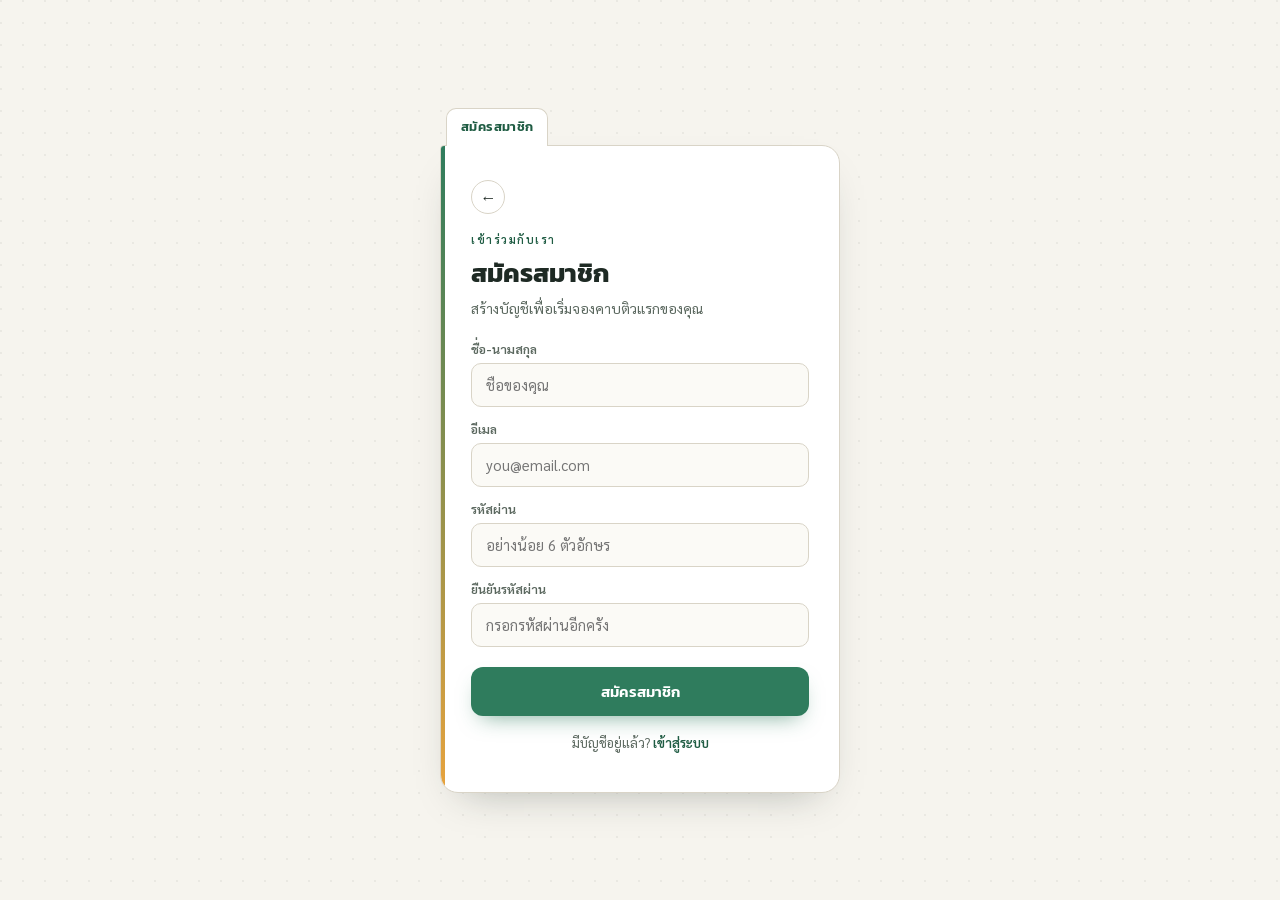
<file: signup.html>
<!-- This page provides the registration form for creating a new Baan Programmer account. -->
<!DOCTYPE html>
<html lang="th">
<head>
<meta charset="UTF-8">
<meta name="viewport" content="width=device-width, initial-scale=1.0">
<title>สมัครสมาชิก — Baan Programmer</title>
<link rel="stylesheet" href="style.css">
</head>
<body>
<div class="auth-page">
  <div class="stage">
    <div class="tabs"><div class="tab active">สมัครสมาชิก</div></div>
    <div class="card">
      <div class="back-row"><a class="icon-btn" href="index.html">←</a></div>
      <span class="eyebrow">เข้าร่วมกับเรา</span>
      <h1 class="headline">สมัครสมาชิก</h1>
      <p class="sub">สร้างบัญชีเพื่อเริ่มจองคาบติวแรกของคุณ</p>
      <form id="signupForm" novalidate>
        <div class="field"><label for="name">ชื่อ-นามสกุล</label><input id="name" type="text" placeholder="ชื่อของคุณ" required></div>
        <div class="field"><label for="email">อีเมล</label><input id="email" type="email" placeholder="you@email.com" required></div>
        <div class="field"><label for="pass">รหัสผ่าน</label><input id="pass" type="password" placeholder="อย่างน้อย 6 ตัวอักษร" minlength="6" required></div>
        <div class="field"><label for="pass2">ยืนยันรหัสผ่าน</label><input id="pass2" type="password" placeholder="กรอกรหัสผ่านอีกครั้ง" required></div>
        <p id="signupError" style="display:none;margin:10px 0;padding:10px;border-radius:8px;background:#ffe9e9;color:#b42318;font-size:14px"></p>
        <button class="btn btn-primary btn-block" type="submit">สมัครสมาชิก</button>
      </form>
      <p class="foot-note">มีบัญชีอยู่แล้ว? <a class="link" href="index.html">เข้าสู่ระบบ</a></p>
    </div>
  </div>
</div>
<script src="app.js"></script>
</body>
</html>
</file>
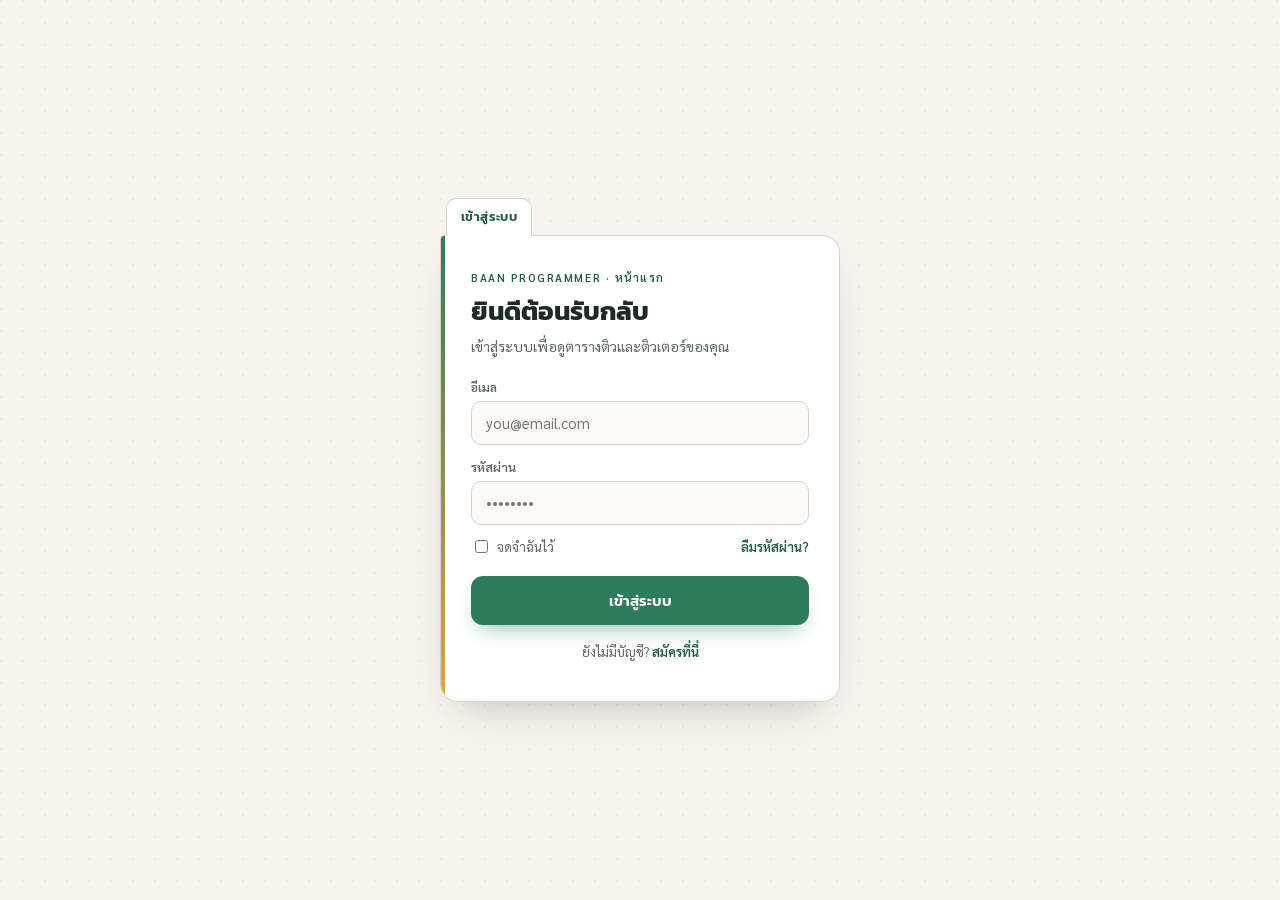
<file: tutor.html>
<!-- This page is the tutor dashboard where tutors can view and enter the classes they teach. -->
<!DOCTYPE html>
<html lang="th">
<head>
<meta charset="UTF-8">
<meta name="viewport" content="width=device-width, initial-scale=1.0">
<title>หน้าหลักติวเตอร์ — Baan Programmer</title>
<link rel="stylesheet" href="style.css">
</head>
<body>
<div class="app-page">
  <div class="app-shell">
    <div class="app-topbar">
      <div class="hamburger" onclick="toggleDrawer(true)"><span></span><span></span><span></span></div>
      <span>Home</span>
      <div class="profile-chip" onclick="toggleDropdown()">
        <div class="avatar">G</div>
        <span class="caret">▾</span>
      </div>
    </div>
    <div class="app-body">
      <div class="section-label">คาบติวที่คุณสอน</div>
<div class="course-list">
  <div class="course-card" onclick="goToCourse('python')">
    <div class="badge-float">
      <svg viewBox="0 0 24 24" fill="none" stroke="currentColor" stroke-width="2" stroke-linecap="round" stroke-linejoin="round" onclick="event.stopPropagation(); location.href='chat.html'"><path d="M21 15a2 2 0 0 1-2 2H7l-4 4V5a2 2 0 0 1 2-2h14a2 2 0 0 1 2 2z"/></svg>
      <svg viewBox="0 0 24 24" fill="none" stroke="currentColor" stroke-width="2" stroke-linecap="round" stroke-linejoin="round" ><path d="M9 4h6a1 1 0 0 1 1 1v2H8V5a1 1 0 0 1 1-1Z"/><rect x="5" y="4" width="14" height="18" rx="2"/><line x1="8" y1="11" x2="16" y2="11"/><line x1="8" y1="15" x2="16" y2="15"/><line x1="8" y1="19" x2="13" y2="19"/></svg>
      <!--ใช้จริงค่อยเอาคอมเม้นตัวข้างล่างออก-->
      <!--onclick="showToast('ดูงานที่ได้รับมอบหมาย')-->
      <!--<svg viewBox="0 0 24 24" fill="none" stroke="currentColor" stroke-width="2" stroke-linecap="round" stroke-linejoin="round" onclick="window.open('https://meet.google.com/new', '_blank')"><rect x="2" y="6" width="14" height="12" rx="2"/><path d="m16 10 6-4v12l-6-4"/></svg>-->
    </div>
      <div class="course-card-top">
      <span class="course-card-title">Python</span>
      <span class="course-card-icon" onclick="event.stopPropagation(); showToast('ออกจากคลาสเรียน')">
        <svg viewBox="0 0 440 384" fill="currentColor">
  <path d="M112 18 L112 366 L228 334 L228 52 Z"/>
  <rect x="228" y="28" width="99" height="36" rx="10"/>
  <rect x="290" y="28" width="36" height="102" rx="10"/>
  <rect x="228" y="330" width="99" height="36" rx="10"/>
  <rect x="290" y="264" width="36" height="102" rx="10"/>
  <rect x="228" y="179" width="138" height="36" rx="10"/>
  <path d="M330 138 L412 192 L330 246 Z"/>
</svg>
      </span>
    </div>
    <div class="course-card-tutor">ติวเตอร์: <span data-my-name>พี่แนน</span></div>
  </div>
</div>
</div>
    <div class="overlay" id="drawerOverlay" onclick="toggleDrawer(false)"></div>
    <div class="drawer" id="drawer">
      <div class="icon-btn drawer-close" onclick="toggleDrawer(false)">✕</div>
      <a class="drawer-item" href="contact.html">✉️ ติดต่อเรา</a>
      <a class="drawer-item" href="report.html">🚩 รายงานปัญหา</a>
    </div>

    <div class="dropdown" id="profileDropdown">
      <a class="dropdown-item" href="profile.html" style="display:block;color:inherit;">โปรไฟล์ของฉัน</a>
      <a class="dropdown-item" href="settings.html" style="display:block;color:inherit;">ตั้งค่า</a>
      <div class="dropdown-item danger" onclick="logout()">ออกจากระบบ</div>
    </div>
  </div>
</div>

<div class="toast" id="toast"></div>
<script src="app.js"></script>
</body>
</html>
</file>
<file: style.css>
/* This stylesheet contains the shared visual design, layout, responsive styles, and component styles for Baan Programmer. */
@import url('https://fonts.googleapis.com/css2?family=Kanit:wght@500;600;700&family=Sarabun:wght@400;500;600&display=swap');

:root{
  --bg:#F6F4EE;
  --paper:#FFFFFF;
  --ink:#1E2A24;
  --ink-soft:#5B685F;
  --green:#2F7C5D;
  --green-deep:#1F5C43;
  --green-tint:#DCEEE3;
  --amber:#E8A33D;
  --line:#D9D4C7;
  --radius:18px;
}
*{box-sizing:border-box;}
html,body{margin:0;padding:0;}
body{
  background:var(--bg);
  background-image:radial-gradient(circle at 1px 1px, rgba(30,42,36,0.06) 1px, transparent 1px);
  background-size:22px 22px;
  color:var(--ink);
  font-family:'Sarabun', sans-serif;
  min-height:100vh;
}
h1,h2,h3,.display{ font-family:'Kanit', sans-serif; margin:0; }
a{ text-decoration:none; }

/* ---------- Auth pages ---------- */
.auth-page{
  min-height:100vh; display:flex; align-items:center; justify-content:center; padding:32px 16px;
}
.stage{ width:100%; max-width:400px; }
.tabs{ display:flex; gap:6px; margin-bottom:-1px; position:relative; z-index:2; padding-left:6px; }
.tab{
  font-family:'Kanit', sans-serif; font-size:12.5px; font-weight:600; letter-spacing:.03em;
  color:var(--ink-soft); background:#EDEAE1; border:1px solid var(--line); border-bottom:none;
  border-radius:10px 10px 0 0; padding:8px 14px 10px; opacity:.55; transition:.25s;
}
.tab.active{ color:var(--green-deep); background:var(--paper); opacity:1; }
.tab:not(.active):hover{ opacity:.8; cursor:pointer; }

.card{
  background:var(--paper); border:1px solid var(--line);
  border-radius:4px var(--radius) var(--radius) var(--radius);
  box-shadow:0 18px 40px -22px rgba(30,42,36,0.35);
  padding:34px 30px 28px; position:relative; overflow:hidden;
}
.card::before{
  content:""; position:absolute; left:0; top:0; bottom:0; width:4px;
  background:linear-gradient(var(--green), var(--amber));
}

.back-row{ display:flex; align-items:center; gap:10px; margin-bottom:18px; }
.icon-btn{
  width:34px; height:34px; border-radius:50%; border:1px solid var(--line); background:var(--paper);
  display:flex; align-items:center; justify-content:center; cursor:pointer; color:var(--ink); flex:none; transition:.2s;
}
.icon-btn:hover{ background:var(--green-tint); border-color:var(--green); }

.eyebrow{ font-size:11px; letter-spacing:.14em; text-transform:uppercase; color:var(--green-deep); font-weight:600; margin-bottom:6px; display:block; }
.headline{ font-size:26px; font-weight:700; color:var(--ink); }
.sub{ color:var(--ink-soft); font-size:14px; margin-top:6px; line-height:1.5; }

form{ margin-top:22px; display:flex; flex-direction:column; gap:14px; }
.field label{ display:block; font-size:12.5px; font-weight:600; color:var(--ink-soft); margin-bottom:6px; }
.field input{
  width:100%; padding:12px 14px; border-radius:10px; border:1.5px solid var(--line); background:#FBFAF6;
  font-family:'Sarabun', sans-serif; font-size:14.5px; color:var(--ink); outline:none; transition:.2s;
}
.field input:focus{ border-color:var(--green); background:var(--paper); box-shadow:0 0 0 3px var(--green-tint); }

.row-between{ display:flex; align-items:center; justify-content:space-between; font-size:13px; margin-top:-2px; }
.row-between label{ display:flex; align-items:center; gap:6px; color:var(--ink-soft); cursor:pointer; }
.link{ color:var(--green-deep); font-weight:600; cursor:pointer; }
.link:hover{ text-decoration:underline; }

.btn{
  border:none; border-radius:12px; padding:13px 18px; font-family:'Kanit', sans-serif; font-weight:600;
  font-size:15px; cursor:pointer; transition:.2s; display:inline-flex; align-items:center; justify-content:center; gap:8px;
}
.btn-primary{ background:var(--green); color:#fff; box-shadow:0 10px 22px -10px rgba(47,124,93,.65); }
.btn-primary:hover{ background:var(--green-deep); transform:translateY(-1px); }
.btn-block{ width:100%; margin-top:6px; }

.foot-note{ text-align:center; font-size:13px; color:var(--ink-soft); margin-top:18px; }
.helper-link{ text-align:center; font-size:12.5px; color:var(--ink-soft); margin-top:14px; }

/* ---------- Main app pages ---------- */
.app-page{ min-height:100vh; display:flex; align-items:center; justify-content:center; padding:0; }
.app-shell{
  background:var(--bg); min-height:100vh; max-width:400px; width:100%;
  border:1px solid var(--line); border-radius:0; overflow:hidden; position:relative;
}
@media (min-width:460px){
  .app-page{ padding:32px 16px; }
  .app-shell{ min-height:640px; border-radius:22px; box-shadow:0 20px 46px -24px rgba(30,42,36,.4); }
}
@media (min-width:900px){
  .app-page{ padding:0; }
  .app-shell{
    max-width:none; width:100%; min-height:100vh;
    border-radius:0; box-shadow:none;
  }
  .app-body{
    max-width:1100px; margin:0 auto; padding:32px 40px;
  }
  .course-list{
    display:grid; grid-template-columns:repeat(auto-fill, minmax(280px, 1fr));
    gap:24px;
  }
}

.app-topbar{
  display:flex; align-items:center; justify-content:space-between; padding:16px 18px;
  background:var(--paper); border-bottom:1px solid var(--line);
}
.hamburger{
  width:38px; height:38px; border-radius:10px; border:1px solid var(--line); background:#FBFAF6;
  display:flex; flex-direction:column; align-items:center; justify-content:center; gap:4px; cursor:pointer;
}
.hamburger span{ width:16px; height:2px; background:var(--ink); border-radius:2px; }
.profile-chip{
  display:flex; align-items:center; gap:6px; padding:5px 10px 5px 5px; border-radius:20px;
  border:1px solid var(--line); background:#FBFAF6; cursor:pointer;
}
.avatar{
  width:26px; height:26px; border-radius:50%; background:linear-gradient(135deg,var(--green),var(--amber));
  display:flex; align-items:center; justify-content:center; color:#fff; font-size:12px; font-weight:700;
}
.caret{ font-size:10px; color:var(--ink-soft); }

.app-body{ padding:18px; position:relative; }
.section-label{
  font-family:'Kanit',sans-serif; font-size:13px; font-weight:600; letter-spacing:.06em; color:var(--ink-soft);
  text-transform:uppercase; margin-bottom:10px;
}
.course-list{ display:flex; flex-direction:column; gap:26px; margin-top:22px; }

.course-card{
  position:relative; background:#E7E4DB; border-radius:14px; padding:14px 14px 0; cursor:pointer;
}
.badge-float{
  position:absolute; top:-30px; right:14px; background:#2B2B28; border-radius:13px 13px 0 0;
  padding:6px 10px; display:flex; align-items:center; gap:10px;
}
.badge-float svg{ width:20px; height:20px; color:#fff; display:block; }

.course-card-top{ display:flex; align-items:center; justify-content:space-between; padding-bottom:16px;  }
.course-card-title{
  font-family:'Kanit',sans-serif; font-weight:700; font-size:14px; letter-spacing:.03em;
  color:#1E2A24; text-transform:uppercase;
}
.course-card-icon{ width:20px; height:20px; color:#1E2A24; flex:none; cursor:pointer;  }
.course-card-icon svg{ width:150%; height:150%;margin-left:-15px;}

.course-card-tutor{
  background:var(--paper); border-radius: 0 0 10px 10px; padding:10px 16px;
  font-size:10.5px; letter-spacing:.03em; color:#9A968A; text-transform:uppercase;
  transform:translateY(12px);
  margin:0 -13px;
}
.course-card:last-child{ margin-bottom:12px; }
.join-fab{
  position:absolute; right:18px; bottom:18px; background:var(--green); color:#fff; border:none; border-radius:24px;
  padding:13px 22px; font-family:'Kanit',sans-serif; font-weight:600; font-size:14px; cursor:pointer;
  box-shadow:0 14px 26px -12px rgba(47,124,93,.6);
}
.join-fab:hover{ background:var(--green-deep); }

/* Drawer + dropdown + generic panel page (contact/report) */
.overlay{ position:absolute; inset:0; background:rgba(30,42,36,.35); opacity:0; pointer-events:none; transition:.25s; z-index:6; }
.overlay.show{ opacity:1; pointer-events:auto; }
.drawer{
  position:absolute; top:0; left:0; bottom:0; width:74%; max-width:320px; background:var(--paper);
  box-shadow:16px 0 30px -18px rgba(0,0,0,.3); transform:translateX(-100%); transition:.3s ease;
  padding:20px 18px; display:flex; flex-direction:column; gap:4px; z-index:7;
}
.drawer.show{ transform:translateX(0); }
.drawer-close{ align-self:flex-end; margin-bottom:14px; }
.drawer-item{
  font-family:'Kanit',sans-serif; font-size:14.5px; font-weight:600; color:var(--ink);
  padding:12px 8px; border-radius:10px; cursor:pointer; display:flex; align-items:center; gap:10px;
}
.drawer-item:hover{ background:var(--green-tint); color:var(--green-deep); }

.dropdown{
  position:absolute; top:58px; right:18px; background:var(--ink); color:#fff; border-radius:12px; padding:8px;
  min-width:150px; opacity:0; transform:translateY(-6px); pointer-events:none; transition:.2s;
  box-shadow:0 16px 30px -14px rgba(0,0,0,.5); z-index:8;
}
.dropdown.show{ opacity:1; transform:translateY(0); pointer-events:auto; }
.dropdown-item{ font-size:13.5px; padding:9px 10px; border-radius:8px; cursor:pointer; font-family:'Sarabun',sans-serif; }
.dropdown-item:hover{ background:rgba(255,255,255,.12); }
.dropdown-item.danger{ color:#F3B4AC; }

.toast{
  position:fixed; left:50%; bottom:28px; transform:translate(-50%, 20px); background:var(--ink); color:#fff;
  padding:11px 20px; border-radius:30px; font-size:13.5px; opacity:0; pointer-events:none; transition:.3s; z-index:50;
}
.toast.show{ opacity:1; transform:translate(-50%,0); }

/* simple content page inside app shell (contact us / report) */
.panel-list{ display:flex; flex-direction:column; gap:10px; }
.panel-card{
  background:var(--paper); border:1px solid var(--line); border-radius:14px; padding:16px;
  box-shadow:0 12px 28px -20px rgba(30,42,36,.3);
}
.panel-card h3{ font-size:15px; margin-bottom:6px; }
.panel-card p{ font-size:13.5px; color:var(--ink-soft); line-height:1.6; margin:0; }
textarea{
  width:100%; min-height:110px; padding:12px 14px; border-radius:10px; border:1.5px solid var(--line);
  background:#FBFAF6; font-family:'Sarabun', sans-serif; font-size:14px; resize:vertical; outline:none;
}
textarea:focus{ border-color:var(--green); background:var(--paper); box-shadow:0 0 0 3px var(--green-tint); }
.profile-hero{
  display:flex; flex-direction:column; align-items:center; gap:14px;
  margin-top:20px;
}
.profile-hero .avatar{
  width:100px; height:100px; font-size:22px;
}
.profile-hero-card{
  width:100%; background:var(--paper); border-radius:16px; padding:20px;
  text-align:center; box-shadow:0 12px 28px -20px rgba(30,42,36,.3);
}
.profile-hero-card h3{ font-size:16px; margin-bottom:4px; }
.profile-hero-card p{ font-size:13px; color:var(--green-deep); }
/* Join class modal */
.modal-overlay{
  position:fixed; inset:0; background:rgba(30,42,36,.45);
  display:flex; align-items:center; justify-content:center;
  opacity:0; pointer-events:none; transition:.2s; z-index:100; padding:20px;
}
.modal-overlay.show{ opacity:1; pointer-events:auto; }

.join-modal{
  background:#E8EDF1; border-radius:24px; width:100%; max-width:480px;
  max-height:85vh; overflow-y:auto; padding:32px;
  transform:translateY(12px); transition:.2s;
}
.modal-overlay.show .join-modal{ transform:translateY(0); }

.join-modal h2{ font-size:22px; margin-bottom:20px; }

.join-modal-section{
  background:var(--paper); border-radius:14px; padding:18px 20px; margin-bottom:16px;
}
.join-modal-account{ display:flex; align-items:center; gap:12px; margin:12px 0 14px; }
.join-modal-account .avatar{ width:44px; height:44px; font-size:16px; }
.join-modal-account-name{ font-weight:600; font-size:14.5px; }
.join-modal-account-email{ font-size:13px; color:var(--ink-soft); }

.btn-outline{
  background:transparent; border:1.5px solid var(--line); border-radius:20px;
  padding:8px 16px; font-family:'Sarabun',sans-serif; font-weight:600; font-size:13.5px;
  color:var(--green-deep); cursor:pointer;
}
.btn-outline:hover{ background:var(--green-tint); }

.join-modal-section h3{ font-size:14.5px; margin-bottom:4px; }
.join-modal-section p.hint{ font-size:12.5px; color:var(--ink-soft); margin:0 0 12px; }
.join-modal-section input{
  width:100%; padding:12px 14px; border-radius:8px; border:1.5px solid var(--line);
  font-family:'Sarabun',sans-serif; font-size:14px; outline:none;
}
.join-modal-section input:focus{ border-color:var(--green); box-shadow:0 0 0 3px var(--green-tint); }

.join-modal-section ul{ margin:0; padding-left:18px; font-size:13px; color:var(--ink-soft); line-height:1.8; }

.join-modal-actions{ display:flex; justify-content:flex-end; gap:20px; padding-top:6px; }
.join-modal-actions .link{ font-weight:600; }
.link-btn{
  background:none; border:none; padding:0; cursor:pointer;
  font-family:'Sarabun',sans-serif; font-weight:600; font-size:13.5px; color:var(--green-deep);
}
.link-btn:disabled{ color:var(--ink-soft); opacity:.5; cursor:not-allowed; }
/* Profile page: edit photo / name / points / email */
.avatar-wrap{ position:relative; width:84px; height:84px; margin:0 auto; }
.avatar-wrap .avatar{ border-radius:50%; }
.avatar-img{
  width:100%; height:100%; border-radius:50%; object-fit:cover; display:block;
}
.avatar-edit-btn{
  position:absolute; bottom:-2px; right:-2px; width:28px; height:28px; border-radius:50%;
  background:var(--ink); color:#fff; display:flex; align-items:center; justify-content:center;
  cursor:pointer; border:2px solid var(--paper);
}
.avatar-edit-btn svg{ width:14px; height:14px; }
.avatar-edit-btn:hover{ background:var(--green-deep); }

.profile-name-row{ display:flex; align-items:center; justify-content:center; gap:8px; margin-top:12px; }
.profile-name-row h3{ margin:0; }
.name-edit-input{
  font-family:'Kanit',sans-serif; font-weight:600; font-size:16px; padding:6px 10px;
  border-radius:8px; border:1.5px solid var(--line); text-align:center; outline:none;
}
.name-edit-input:focus{ border-color:var(--green); box-shadow:0 0 0 3px var(--green-tint); }

.icon-btn-sm{
  width:26px; height:26px; border-radius:50%; border:1px solid var(--line); background:#FBFAF6;
  display:flex; align-items:center; justify-content:center; cursor:pointer; color:var(--ink-soft); flex:none;
}
.icon-btn-sm:hover{ background:var(--green-tint); color:var(--green-deep); }
.icon-btn-sm svg{ width:13px; height:13px; }

.points-value{ font-family:'Kanit',sans-serif; font-size:28px; font-weight:700; color:var(--green-deep); }

.field input[readonly]{ background:#F0EEE7; color:var(--ink-soft); cursor:not-allowed; }
/* ---------- Course detail page ---------- */
.course-layout{ display:flex; min-height:100%; align-items:stretch; }

.leaderboard{
  position:relative; flex:none; width:250px; background:var(--ink); color:#fff;
  padding:20px 16px; overflow:hidden; transition:width .3s ease, padding .3s ease;
}
.leaderboard.collapsed{ width:16px; padding:22px 0; }
.leaderboard.collapsed .leaderboard-inner{ opacity:0; pointer-events:none; }
.leaderboard.collapsed .leaderboard-handle svg{ transform:rotate(180deg); }

.leaderboard-inner{ opacity:1; transition:opacity .2s ease; white-space:nowrap; display:flex; flex-direction:column; min-height:0; height:100%; }

.score-block-label{
  font-family:'Kanit',sans-serif; font-size:12px; font-weight:600; letter-spacing:.04em;
  color:rgba(255,255,255,.75); margin-bottom:8px;
}
.score-bar{
  position:relative; height:22px; border-radius:11px; background:rgba(255,255,255,.14);
  overflow:hidden; display:flex; align-items:center; margin-bottom:22px;
}
.score-bar-fill{ position:absolute; left:0; top:0; bottom:0; background:#D9534F; border-radius:11px; }
.score-bar-text{ position:relative; z-index:1; margin-left:10px; font-size:11.5px; font-weight:600; }

.score-block-title{ font-family:'Kanit',sans-serif; font-size:14px; font-weight:700; color:#fff; margin-bottom:10px; }
.rank-list{ display:flex; flex-direction:column; gap:8px; overflow-y:auto; overflow-x:hidden; padding-right:4px; flex:1; min-height:0; scrollbar-width:thin; }
.rank-row{ display:flex; flex-direction:column; gap:4px; padding:4px 0; }
.rank-info{ display:grid; grid-template-columns:28px minmax(0,1fr) auto; align-items:center; gap:6px; }
.rank-place{
  font-family:'Kanit',sans-serif; font-size:12px; font-weight:700; color:rgba(255,255,255,.9);
}
.rank-name{ font-size:12px; color:rgba(255,255,255,.88); overflow:hidden; text-overflow:ellipsis; }
.rank-score{ font-family:'Kanit',sans-serif; font-size:11px; font-weight:600; color:rgba(255,255,255,.7); }
.rank-bar{ height:6px; border-radius:6px; background:rgba(255,255,255,.12); overflow:hidden; }
.rank-bar-fill{ height:100%; border-radius:6px; background:linear-gradient(90deg,#86C15A,#D8C85A); }

.leaderboard-handle{
  position:absolute; top:50%; right:-14px; transform:translateY(-50%); width:14px; height:52px;
  background:var(--ink); border-radius:0 10px 10px 0; display:flex; align-items:center; justify-content:center;
  cursor:pointer; color:#fff; z-index:2;
}
.leaderboard-handle svg{ width:12px; height:12px; transition:transform .3s ease; }

.course-main{ flex:1 1 auto; min-width:0; display:flex; flex-direction:column; }

.course-topbar{
  display:flex; align-items:center; gap:10px; padding:16px 18px;
  background:var(--paper); border-bottom:1px solid var(--line);
}
.class-name-chip{
  flex:1; text-align:center; font-family:'Kanit',sans-serif; font-weight:700; font-size:15px;
  color:var(--ink); background:#FBFAF6; border:1px solid var(--line); border-radius:12px;
  padding:9px 14px; overflow:hidden; text-overflow:ellipsis; white-space:nowrap;
}
.course-actions{ display:flex; align-items:center; gap:8px; }
.course-actions .icon-btn svg{ width:16px; height:16px; }

.assignment-list{ display:flex; flex-direction:column; gap:14px; margin-top:16px; }
.assignment-card{
  position:relative; display:flex; align-items:center; gap:12px;
  background:var(--paper); border:1px solid var(--line); border-radius:14px; padding:18px 44px 18px 18px;
  box-shadow:0 12px 28px -20px rgba(30,42,36,.3); cursor:pointer; transition:.2s;
}
.assignment-card:hover{ border-color:var(--green); }
.assignment-title{
  font-family:'Kanit',sans-serif; font-weight:600; font-size:15px; color:var(--ink);
}
.assignment-note{ font-size:12.5px; color:var(--ink-soft); margin-left:auto; }
.status-dot{
  position:absolute; top:14px; right:14px; width:12px; height:12px; border-radius:50%;
  box-shadow:0 0 0 2px var(--paper);
}
.status-dot.red{ background:#D9534F; }
.status-dot.yellow{ background:var(--amber); }
.status-dot.green{ background:var(--green); }

@media (max-width:520px){
  .leaderboard{ width:250px; }
  .assignment-note{ display:none; }
}
/*course*/
.chat-shell{ display:flex; flex-direction:column; height:100vh; }
.chat-screen{ display:none; flex-direction:column; flex:1; min-height:0; }
.chat-screen.active{ display:flex; }
 
.chat-header{
  display:flex; align-items:center; gap:12px; padding:14px 18px;
  background:var(--paper); border-bottom:1px solid var(--line); flex:none;
}
.chat-header .avatar{ width:34px; height:34px; font-size:13px; }
.chat-header-name{ font-family:'Kanit',sans-serif; font-weight:600; font-size:15px; color:var(--ink); }
 
.chat-list{ flex:1; overflow-y:auto; padding:6px 14px; }
.chat-row{
  display:flex; align-items:center; gap:14px; padding:12px 8px; border-radius:10px;
  cursor:pointer; transition:.15s; border-bottom:1px solid var(--line);
}
.chat-row:last-child{ border-bottom:none; }
.chat-row:hover{ background:var(--green-tint); }
.chat-row .avatar{ width:46px; height:46px; font-size:16px; flex:none; }
.chat-row-name{ font-family:'Kanit',sans-serif; font-weight:600; font-size:14.5px; color:var(--ink); }
.chat-row-preview{ font-size:12.5px; color:var(--ink-soft); margin-top:2px; }
 
.chat-thread{
  flex:1; overflow-y:auto; padding:18px 16px; display:flex; flex-direction:column; gap:10px;
  background:var(--bg);
}
.msg-bubble{ max-width:75%; padding:10px 14px; border-radius:16px; font-size:13.5px; line-height:1.55; }
.msg-in{ background:var(--paper); color:var(--ink); align-self:flex-start; border-bottom-left-radius:4px; box-shadow:0 6px 14px -10px rgba(30,42,36,.25); }
.msg-out{ background:var(--green); color:#fff; align-self:flex-end; border-bottom-right-radius:4px; }
 
.chat-input-row{
  display:flex; align-items:center; gap:10px; padding:12px 14px;
  background:var(--paper); border-top:1px solid var(--line); flex:none;
}
.chat-input-row input{
  flex:1; padding:11px 16px; border-radius:22px; border:1.5px solid var(--line);
  background:#FBFAF6; font-family:'Sarabun',sans-serif; font-size:14px; outline:none;
}
.chat-input-row input:focus{ border-color:var(--green); box-shadow:0 0 0 3px var(--green-tint); }
.chat-icon-btn{
  width:36px; height:36px; border-radius:50%; display:flex; align-items:center; justify-content:center;
  cursor:pointer; flex:none;
}
.chat-attach{ color:var(--ink-soft); border:1px solid var(--line); background:#FBFAF6; }
.chat-attach:hover{ background:var(--green-tint); color:var(--green-deep); }
.chat-send{ background:var(--green); color:#fff; }
.chat-send:hover{ background:var(--green-deep); }
.form-group select {
    width: 100%;
    padding: 12px 18px;
    border: 1px solid #ddd;
    border-radius: 10px;
    background: #fff;
    font-family: 'Sarabun', sans-serif;
    font-size: 14px;
    color: #4f4f4f;
    outline: none;
    cursor: pointer;
    transition: .2s;
}
#reportType {
    margin-top: -5px;
}

label[for="reportType"] {
    position: relative;
    top: -15px;
}

.form-group select:focus {
    border-color: #6c63ff;
    box-shadow: 0 0 0 3px rgba(108, 99, 255, .1);
}

.form-group select option {
    font-family: 'Sarabun', sans-serif;
}
.score-card {
  padding: 16px;
}

.score-title {
  font-family: 'Kanit', sans-serif;
  font-size: 18px;
  font-weight: 700;
  margin-bottom: 14px;
  color: var(--ink);
}

.subject-score-list {
  display: flex;
  flex-direction: column;
  gap: 10px;
}

.subject-score {
  background: #f8f7f2;
  border: 1px solid #e5e0d5;
  border-radius: 12px;
  padding: 12px 13px;
}

.subject-score-top {
  display: flex;
  align-items: center;
  justify-content: space-between;
  gap: 10px;
  margin-bottom: 8px;
}

.subject-name {
  font-size: 13.5px;
  font-weight: 600;
  color: var(--ink);
}

.subject-percent {
  font-family: 'Kanit', sans-serif;
  font-size: 13px;
  font-weight: 700;
  color: var(--green-deep);
}

.subject-score-bar {
  width: 100%;
  height: 8px;
  background: #dedbd2;
  border-radius: 10px;
  overflow: hidden;
}

.subject-score-fill {
  height: 100%;
  background: var(--green);
  border-radius: 10px;
  transition: width .3s ease;
}
/* Course hamburger menu */
.hamburger-btn{
  flex-direction:column;
  gap:4px;
  padding:7px;
}
.hamburger-btn span{
  display:block;
  width:15px;
  height:2px;
  border-radius:2px;
  background:currentColor;
}
.leaderboard-home{
  margin-top:20px;
  opacity:1;
  transition:opacity .2s ease;
}
.leaderboard.collapsed .leaderboard-home{
  opacity:0;
  pointer-events:none;
}
.home-btn{
  display:flex;
  align-items:center;
  justify-content:center;
  gap:7px;
  width:100%;
  box-sizing:border-box;
  padding:9px 10px;
  border:1px solid rgba(255,255,255,.2);
  border-radius:10px;
  color:#fff;
  text-decoration:none;
  font-family:'Kanit',sans-serif;
  font-size:12px;
  transition:.2s;
}
.home-btn:hover{
  background:rgba(255,255,255,.1);
  border-color:rgba(255,255,255,.4);
}
.course-page .app-shell{ max-width:1200px; }
.course-nav-buttons{ display:flex; align-items:center; gap:8px; flex:none; }
.back-btn svg{ width:17px; height:17px; }

@media (min-width:700px){
  .course-layout{ min-height:100vh; }
  .course-main{ min-height:100vh; }
  .course-topbar{ padding:16px 24px; }
  .course-main .app-body{ width:100%; max-width:1100px; margin:0 auto; padding:32px 40px; }
}

@media (max-width:699px){
  .course-page{ padding:0; }
  .course-page .app-shell{ width:100%; max-width:none; min-height:100vh; border:0; border-radius:0; }
  .course-layout{ position:relative; min-height:100vh; display:block; overflow:hidden; }
  .course-main{ width:100%; min-height:100vh; }
  .course-topbar{ position:sticky; top:0; z-index:5; padding:12px 14px; gap:8px; }
  .class-name-chip{ min-width:0; font-size:14px; padding:8px 10px; }
  .course-actions{ gap:6px; }
  .course-actions .icon-btn{ width:34px; height:34px; }
  .app-body{ padding:18px 14px; }

  /* score panel becomes an overlay opened by hamburger */
  .leaderboard{
    position:absolute; z-index:10; left:0; top:0; bottom:0; width:min(82vw,300px);
    min-height:100%; padding:22px 16px;
    transform:translateX(-100%);
    transition:transform .3s ease;
    box-shadow:14px 0 30px -18px rgba(0,0,0,.45);
  }
  .leaderboard.collapsed{
    width:min(82vw,300px); padding:22px 16px;
    transform:translateX(-100%);
  }
  .leaderboard:not(.collapsed){ transform:translateX(0); }
  .leaderboard.collapsed .leaderboard-inner,
  .leaderboard.collapsed .leaderboard-home{ opacity:0; pointer-events:none; }
  .leaderboard:not(.collapsed) .leaderboard-inner,
  .leaderboard:not(.collapsed) .leaderboard-home{ opacity:1; pointer-events:auto; }

  .assignment-list{ gap:12px; }
  .assignment-card{ padding:16px 38px 16px 16px; min-height:58px; }
  .assignment-title{ font-size:14px; }
  .assignment-note{ display:none; }
}

@media (max-width:420px){
  .course-topbar{ padding:10px 10px; }
  .course-nav-buttons{ gap:6px; }
  .course-topbar .icon-btn{ width:36px; height:36px; }
  .class-name-chip{ font-size:13px; }
  .course-actions .icon-btn:first-child{ display:none; }
  .app-body{ padding:16px 10px; }
  .section-label{ font-size:12px; }
}

/* =========================================
   COURSE - FULL SCREEN DESKTOP
========================================= */

@media (min-width: 700px) {

  html,
  body {
    margin: 0;
    padding: 0;
    width: 100%;
    min-height: 100%;
  }

  body.course-page {
    margin: 0;
    padding: 0;
    width: 100%;
    min-height: 100vh;
  }

  .course-page .app-page {
    width: 100%;
    min-height: 100vh;

    margin: 0;
    padding: 0;
  }

  .course-page .app-shell {
    width: 100%;
    max-width: none;

    margin: 0;
    padding: 0;

    min-height: 100vh;

    border-radius: 0;
  }

  .course-layout {
    width: 100%;
    min-height: 100vh;

    margin: 0;
    padding: 0;
  }

  .course-main {
    min-height: 100vh;
    margin: 0;
    padding: 0;
  }

  .course-topbar {
    margin: 0;
  }

  .leaderboard {
    min-height: 100vh;
  }

}
@import url('https://fonts.googleapis.com/css2?family=Kanit:wght@500;600;700&family=Sarabun:wght@400;500;600&display=swap');

:root{
  --bg:#F6F4EE;
  --paper:#FFFFFF;
  --ink:#1E2A24;
  --ink-soft:#5B685F;
  --green:#2F7C5D;
  --green-deep:#1F5C43;
  --green-tint:#DCEEE3;
  --amber:#E8A33D;
  --line:#D9D4C7;
  --radius:18px;
}
*{box-sizing:border-box;}
html,body{margin:0;padding:0;}
body{
  background:var(--bg);
  background-image:radial-gradient(circle at 1px 1px, rgba(30,42,36,0.06) 1px, transparent 1px);
  background-size:22px 22px;
  color:var(--ink);
  font-family:'Sarabun', sans-serif;
  min-height:100vh;
}
h1,h2,h3,.display{ font-family:'Kanit', sans-serif; margin:0; }
a{ text-decoration:none; }

/* ---------- Auth pages ---------- */
.auth-page{
  min-height:100vh; display:flex; align-items:center; justify-content:center; padding:32px 16px;
}
.stage{ width:100%; max-width:400px; }
.tabs{ display:flex; gap:6px; margin-bottom:-1px; position:relative; z-index:2; padding-left:6px; }
.tab{
  font-family:'Kanit', sans-serif; font-size:12.5px; font-weight:600; letter-spacing:.03em;
  color:var(--ink-soft); background:#EDEAE1; border:1px solid var(--line); border-bottom:none;
  border-radius:10px 10px 0 0; padding:8px 14px 10px; opacity:.55; transition:.25s;
}
.tab.active{ color:var(--green-deep); background:var(--paper); opacity:1; }
.tab:not(.active):hover{ opacity:.8; cursor:pointer; }

.card{
  background:var(--paper); border:1px solid var(--line);
  border-radius:4px var(--radius) var(--radius) var(--radius);
  box-shadow:0 18px 40px -22px rgba(30,42,36,0.35);
  padding:34px 30px 28px; position:relative; overflow:hidden;
}
.card::before{
  content:""; position:absolute; left:0; top:0; bottom:0; width:4px;
  background:linear-gradient(var(--green), var(--amber));
}

.back-row{ display:flex; align-items:center; gap:10px; margin-bottom:18px; }
.icon-btn{
  width:34px; height:34px; border-radius:50%; border:1px solid var(--line); background:var(--paper);
  display:flex; align-items:center; justify-content:center; cursor:pointer; color:var(--ink); flex:none; transition:.2s;
}
.icon-btn:hover{ background:var(--green-tint); border-color:var(--green); }

.eyebrow{ font-size:11px; letter-spacing:.14em; text-transform:uppercase; color:var(--green-deep); font-weight:600; margin-bottom:6px; display:block; }
.headline{ font-size:26px; font-weight:700; color:var(--ink); }
.sub{ color:var(--ink-soft); font-size:14px; margin-top:6px; line-height:1.5; }

form{ margin-top:22px; display:flex; flex-direction:column; gap:14px; }
.field label{ display:block; font-size:12.5px; font-weight:600; color:var(--ink-soft); margin-bottom:6px; }
.field input{
  width:100%; padding:12px 14px; border-radius:10px; border:1.5px solid var(--line); background:#FBFAF6;
  font-family:'Sarabun', sans-serif; font-size:14.5px; color:var(--ink); outline:none; transition:.2s;
}
.field input:focus{ border-color:var(--green); background:var(--paper); box-shadow:0 0 0 3px var(--green-tint); }

.row-between{ display:flex; align-items:center; justify-content:space-between; font-size:13px; margin-top:-2px; }
.row-between label{ display:flex; align-items:center; gap:6px; color:var(--ink-soft); cursor:pointer; }
.link{ color:var(--green-deep); font-weight:600; cursor:pointer; }
.link:hover{ text-decoration:underline; }

.btn{
  border:none; border-radius:12px; padding:13px 18px; font-family:'Kanit', sans-serif; font-weight:600;
  font-size:15px; cursor:pointer; transition:.2s; display:inline-flex; align-items:center; justify-content:center; gap:8px;
}
.btn-primary{ background:var(--green); color:#fff; box-shadow:0 10px 22px -10px rgba(47,124,93,.65); }
.btn-primary:hover{ background:var(--green-deep); transform:translateY(-1px); }
.btn-block{ width:100%; margin-top:6px; }

.foot-note{ text-align:center; font-size:13px; color:var(--ink-soft); margin-top:18px; }
.helper-link{ text-align:center; font-size:12.5px; color:var(--ink-soft); margin-top:14px; }

/* ---------- Main app pages ---------- */
.app-page{ min-height:100vh; display:flex; align-items:center; justify-content:center; padding:0; }
.app-shell{
  background:var(--bg); min-height:100vh; max-width:400px; width:100%;
  border:1px solid var(--line); border-radius:0; overflow:hidden; position:relative;
}
@media (min-width:460px){
  .app-page{ padding:32px 16px; }
  .app-shell{ min-height:640px; border-radius:22px; box-shadow:0 20px 46px -24px rgba(30,42,36,.4); }
}
@media (min-width:900px){
  .app-page{ padding:0; }
  .app-shell{
    max-width:none; width:100%; min-height:100vh;
    border-radius:0; box-shadow:none;
  }
  .app-body{
    max-width:1100px; margin:0 auto; padding:32px 40px;
  }
  .course-list{
    display:grid; grid-template-columns:repeat(auto-fill, minmax(280px, 1fr));
    gap:24px;
  }
}

.app-topbar{
  display:flex; align-items:center; justify-content:space-between; padding:16px 18px;
  background:var(--paper); border-bottom:1px solid var(--line);
}
.hamburger{
  width:38px; height:38px; border-radius:10px; border:1px solid var(--line); background:#FBFAF6;
  display:flex; flex-direction:column; align-items:center; justify-content:center; gap:4px; cursor:pointer;
}
.hamburger span{ width:16px; height:2px; background:var(--ink); border-radius:2px; }
.profile-chip{
  display:flex; align-items:center; gap:6px; padding:5px 10px 5px 5px; border-radius:20px;
  border:1px solid var(--line); background:#FBFAF6; cursor:pointer;
}
.avatar{
  width:26px; height:26px; border-radius:50%; background:linear-gradient(135deg,var(--green),var(--amber));
  display:flex; align-items:center; justify-content:center; color:#fff; font-size:12px; font-weight:700;
}
.caret{ font-size:10px; color:var(--ink-soft); }

.app-body{ padding:18px; position:relative; }
.section-label{
  font-family:'Kanit',sans-serif; font-size:13px; font-weight:600; letter-spacing:.06em; color:var(--ink-soft);
  text-transform:uppercase; margin-bottom:10px;
}
.course-list{ display:flex; flex-direction:column; gap:26px; margin-top:22px; }

.course-card{
  position:relative; background:#E7E4DB; border-radius:14px; padding:14px 14px 0; cursor:pointer;
}
.badge-float{
  position:absolute; top:-30px; right:14px; background:#2B2B28; border-radius:13px 13px 0 0;
  padding:6px 10px; display:flex; align-items:center; gap:10px;
}
.badge-float svg{ width:20px; height:20px; color:#fff; display:block; }

.course-card-top{ display:flex; align-items:center; justify-content:space-between; padding-bottom:16px;  }
.course-card-title{
  font-family:'Kanit',sans-serif; font-weight:700; font-size:14px; letter-spacing:.03em;
  color:#1E2A24; text-transform:uppercase;
}
.course-card-icon{ width:20px; height:20px; color:#1E2A24; flex:none; cursor:pointer;  }
.course-card-icon svg{ width:150%; height:150%;margin-left:-15px;}

.course-card-tutor{
  background:var(--paper); border-radius: 0 0 10px 10px; padding:10px 16px;
  font-size:10.5px; letter-spacing:.03em; color:#9A968A; text-transform:uppercase;
  transform:translateY(12px);
  margin:0 -13px;
}
.course-card:last-child{ margin-bottom:12px; }
.join-fab{
  position:absolute; right:18px; bottom:18px; background:var(--green); color:#fff; border:none; border-radius:24px;
  padding:13px 22px; font-family:'Kanit',sans-serif; font-weight:600; font-size:14px; cursor:pointer;
  box-shadow:0 14px 26px -12px rgba(47,124,93,.6);
}
.join-fab:hover{ background:var(--green-deep); }

/* Drawer + dropdown + generic panel page (contact/report) */
.overlay{ position:absolute; inset:0; background:rgba(30,42,36,.35); opacity:0; pointer-events:none; transition:.25s; z-index:6; }
.overlay.show{ opacity:1; pointer-events:auto; }
.drawer{
  position:absolute; top:0; left:0; bottom:0; width:74%; max-width:320px; background:var(--paper);
  box-shadow:16px 0 30px -18px rgba(0,0,0,.3); transform:translateX(-100%); transition:.3s ease;
  padding:20px 18px; display:flex; flex-direction:column; gap:4px; z-index:7;
}
.drawer.show{ transform:translateX(0); }
.drawer-close{ align-self:flex-end; margin-bottom:14px; }
.drawer-item{
  font-family:'Kanit',sans-serif; font-size:14.5px; font-weight:600; color:var(--ink);
  padding:12px 8px; border-radius:10px; cursor:pointer; display:flex; align-items:center; gap:10px;
}
.drawer-item:hover{ background:var(--green-tint); color:var(--green-deep); }

.dropdown{
  position:absolute; top:58px; right:18px; background:var(--ink); color:#fff; border-radius:12px; padding:8px;
  min-width:150px; opacity:0; transform:translateY(-6px); pointer-events:none; transition:.2s;
  box-shadow:0 16px 30px -14px rgba(0,0,0,.5); z-index:8;
}
.dropdown.show{ opacity:1; transform:translateY(0); pointer-events:auto; }
.dropdown-item{ font-size:13.5px; padding:9px 10px; border-radius:8px; cursor:pointer; font-family:'Sarabun',sans-serif; }
.dropdown-item:hover{ background:rgba(255,255,255,.12); }
.dropdown-item.danger{ color:#F3B4AC; }

.toast{
  position:fixed; left:50%; bottom:28px; transform:translate(-50%, 20px); background:var(--ink); color:#fff;
  padding:11px 20px; border-radius:30px; font-size:13.5px; opacity:0; pointer-events:none; transition:.3s; z-index:50;
}
.toast.show{ opacity:1; transform:translate(-50%,0); }

/* simple content page inside app shell (contact us / report) */
.panel-list{ display:flex; flex-direction:column; gap:10px; }
.panel-card{
  background:var(--paper); border:1px solid var(--line); border-radius:14px; padding:16px;
  box-shadow:0 12px 28px -20px rgba(30,42,36,.3);
}
.panel-card h3{ font-size:15px; margin-bottom:6px; }
.panel-card p{ font-size:13.5px; color:var(--ink-soft); line-height:1.6; margin:0; }
textarea{
  width:100%; min-height:110px; padding:12px 14px; border-radius:10px; border:1.5px solid var(--line);
  background:#FBFAF6; font-family:'Sarabun', sans-serif; font-size:14px; resize:vertical; outline:none;
}
textarea:focus{ border-color:var(--green); background:var(--paper); box-shadow:0 0 0 3px var(--green-tint); }
.profile-hero{
  display:flex; flex-direction:column; align-items:center; gap:14px;
  margin-top:20px;
}
.profile-hero .avatar{
  width:100px; height:100px; font-size:22px;
}
.profile-hero-card{
  width:100%; background:var(--paper); border-radius:16px; padding:20px;
  text-align:center; box-shadow:0 12px 28px -20px rgba(30,42,36,.3);
}
.profile-hero-card h3{ font-size:16px; margin-bottom:4px; }
.profile-hero-card p{ font-size:13px; color:var(--green-deep); }
/* Join class modal */
.modal-overlay{
  position:fixed; inset:0; background:rgba(30,42,36,.45);
  display:flex; align-items:center; justify-content:center;
  opacity:0; pointer-events:none; transition:.2s; z-index:100; padding:20px;
}
.modal-overlay.show{ opacity:1; pointer-events:auto; }

.join-modal{
  background:#E8EDF1; border-radius:24px; width:100%; max-width:480px;
  max-height:85vh; overflow-y:auto; padding:32px;
  transform:translateY(12px); transition:.2s;
}
.modal-overlay.show .join-modal{ transform:translateY(0); }

.join-modal h2{ font-size:22px; margin-bottom:20px; }

.join-modal-section{
  background:var(--paper); border-radius:14px; padding:18px 20px; margin-bottom:16px;
}
.join-modal-account{ display:flex; align-items:center; gap:12px; margin:12px 0 14px; }
.join-modal-account .avatar{ width:44px; height:44px; font-size:16px; }
.join-modal-account-name{ font-weight:600; font-size:14.5px; }
.join-modal-account-email{ font-size:13px; color:var(--ink-soft); }

.btn-outline{
  background:transparent; border:1.5px solid var(--line); border-radius:20px;
  padding:8px 16px; font-family:'Sarabun',sans-serif; font-weight:600; font-size:13.5px;
  color:var(--green-deep); cursor:pointer;
}
.btn-outline:hover{ background:var(--green-tint); }

.join-modal-section h3{ font-size:14.5px; margin-bottom:4px; }
.join-modal-section p.hint{ font-size:12.5px; color:var(--ink-soft); margin:0 0 12px; }
.join-modal-section input{
  width:100%; padding:12px 14px; border-radius:8px; border:1.5px solid var(--line);
  font-family:'Sarabun',sans-serif; font-size:14px; outline:none;
}
.join-modal-section input:focus{ border-color:var(--green); box-shadow:0 0 0 3px var(--green-tint); }

.join-modal-section ul{ margin:0; padding-left:18px; font-size:13px; color:var(--ink-soft); line-height:1.8; }

.join-modal-actions{ display:flex; justify-content:flex-end; gap:20px; padding-top:6px; }
.join-modal-actions .link{ font-weight:600; }
.link-btn{
  background:none; border:none; padding:0; cursor:pointer;
  font-family:'Sarabun',sans-serif; font-weight:600; font-size:13.5px; color:var(--green-deep);
}
.link-btn:disabled{ color:var(--ink-soft); opacity:.5; cursor:not-allowed; }
/* Profile page: edit photo / name / points / email */
.avatar-wrap{ position:relative; width:84px; height:84px; margin:0 auto; }
.avatar-wrap .avatar{ border-radius:50%; }
.avatar-img{
  width:100%; height:100%; border-radius:50%; object-fit:cover; display:block;
}
.avatar-edit-btn{
  position:absolute; bottom:-2px; right:-2px; width:28px; height:28px; border-radius:50%;
  background:var(--ink); color:#fff; display:flex; align-items:center; justify-content:center;
  cursor:pointer; border:2px solid var(--paper);
}
.avatar-edit-btn svg{ width:14px; height:14px; }
.avatar-edit-btn:hover{ background:var(--green-deep); }

.profile-name-row{ display:flex; align-items:center; justify-content:center; gap:8px; margin-top:12px; }
.profile-name-row h3{ margin:0; }
.name-edit-input{
  font-family:'Kanit',sans-serif; font-weight:600; font-size:16px; padding:6px 10px;
  border-radius:8px; border:1.5px solid var(--line); text-align:center; outline:none;
}
.name-edit-input:focus{ border-color:var(--green); box-shadow:0 0 0 3px var(--green-tint); }

.icon-btn-sm{
  width:26px; height:26px; border-radius:50%; border:1px solid var(--line); background:#FBFAF6;
  display:flex; align-items:center; justify-content:center; cursor:pointer; color:var(--ink-soft); flex:none;
}
.icon-btn-sm:hover{ background:var(--green-tint); color:var(--green-deep); }
.icon-btn-sm svg{ width:13px; height:13px; }

.points-value{ font-family:'Kanit',sans-serif; font-size:28px; font-weight:700; color:var(--green-deep); }

.field input[readonly]{ background:#F0EEE7; color:var(--ink-soft); cursor:not-allowed; }
/* ---------- Course detail page ---------- */
.course-layout{ display:flex; min-height:100%; align-items:stretch; }

.leaderboard{
  position:relative; flex:none; width:190px; background:var(--ink); color:#fff;
  padding:22px 16px; overflow:hidden; transition:width .3s ease, padding .3s ease;
}
.leaderboard.collapsed{ width:16px; padding:22px 0; }
.leaderboard.collapsed .leaderboard-inner{ opacity:0; pointer-events:none; }
.leaderboard.collapsed .leaderboard-handle svg{ transform:rotate(180deg); }

.leaderboard-inner{ opacity:1; transition:opacity .2s ease; white-space:nowrap; }

.score-block-label{
  font-family:'Kanit',sans-serif; font-size:12px; font-weight:600; letter-spacing:.04em;
  color:rgba(255,255,255,.75); margin-bottom:8px;
}
.score-bar{
  position:relative; height:22px; border-radius:11px; background:rgba(255,255,255,.14);
  overflow:hidden; display:flex; align-items:center; margin-bottom:22px;
}
.score-bar-fill{ position:absolute; left:0; top:0; bottom:0; background:#D9534F; border-radius:11px; }
.score-bar-text{ position:relative; z-index:1; margin-left:10px; font-size:11.5px; font-weight:600; }

.rank-list{ display:flex; flex-direction:column; gap:12px; }
.rank-row{ display:flex; flex-direction:column; gap:5px; }
.rank-place{
  font-family:'Kanit',sans-serif; font-size:12px; font-weight:600; color:rgba(255,255,255,.85);
}
.rank-bar{ height:8px; border-radius:6px; background:rgba(255,255,255,.14); overflow:hidden; }
.rank-bar-fill{ height:100%; border-radius:6px; }

.leaderboard-handle{
  position:absolute; top:50%; right:-14px; transform:translateY(-50%); width:14px; height:52px;
  background:var(--ink); border-radius:0 10px 10px 0; display:flex; align-items:center; justify-content:center;
  cursor:pointer; color:#fff; z-index:2;
}
.leaderboard-handle svg{ width:12px; height:12px; transition:transform .3s ease; }

.course-main{ flex:1 1 auto; min-width:0; display:flex; flex-direction:column; }

.course-topbar{
  display:flex; align-items:center; gap:10px; padding:16px 18px;
  background:var(--paper); border-bottom:1px solid var(--line);
}
.class-name-chip{
  flex:1; text-align:center; font-family:'Kanit',sans-serif; font-weight:700; font-size:15px;
  color:var(--ink); background:#FBFAF6; border:1px solid var(--line); border-radius:12px;
  padding:9px 14px; overflow:hidden; text-overflow:ellipsis; white-space:nowrap;
}
.course-actions{ display:flex; align-items:center; gap:8px; }
.course-actions .icon-btn svg{ width:16px; height:16px; }

.assignment-list{ display:flex; flex-direction:column; gap:14px; margin-top:16px; }
.assignment-card{
  position:relative; display:flex; align-items:center; gap:12px;
  background:var(--paper); border:1px solid var(--line); border-radius:14px; padding:18px 44px 18px 18px;
  box-shadow:0 12px 28px -20px rgba(30,42,36,.3); cursor:pointer; transition:.2s;
}
.assignment-card:hover{ border-color:var(--green); }
.assignment-title{
  font-family:'Kanit',sans-serif; font-weight:600; font-size:15px; color:var(--ink);
}
.assignment-note{ font-size:12.5px; color:var(--ink-soft); margin-left:auto; }
.status-dot{
  position:absolute; top:14px; right:14px; width:12px; height:12px; border-radius:50%;
  box-shadow:0 0 0 2px var(--paper);
}
.status-dot.red{ background:#D9534F; }
.status-dot.yellow{ background:var(--amber); }
.status-dot.green{ background:var(--green); }

@media (max-width:520px){
  .leaderboard{ width:150px; }
  .assignment-note{ display:none; }
}
/*course*/
.chat-shell{ display:flex; flex-direction:column; height:100vh; }
.chat-screen{ display:none; flex-direction:column; flex:1; min-height:0; }
.chat-screen.active{ display:flex; }
 
.chat-header{
  display:flex; align-items:center; gap:12px; padding:14px 18px;
  background:var(--paper); border-bottom:1px solid var(--line); flex:none;
}
.chat-header .avatar{ width:34px; height:34px; font-size:13px; }
.chat-header-name{ font-family:'Kanit',sans-serif; font-weight:600; font-size:15px; color:var(--ink); }
 
.chat-list{ flex:1; overflow-y:auto; padding:6px 14px; }
.chat-row{
  display:flex; align-items:center; gap:14px; padding:12px 8px; border-radius:10px;
  cursor:pointer; transition:.15s; border-bottom:1px solid var(--line);
}
.chat-row:last-child{ border-bottom:none; }
.chat-row:hover{ background:var(--green-tint); }
.chat-row .avatar{ width:46px; height:46px; font-size:16px; flex:none; }
.chat-row-name{ font-family:'Kanit',sans-serif; font-weight:600; font-size:14.5px; color:var(--ink); }
.chat-row-preview{ font-size:12.5px; color:var(--ink-soft); margin-top:2px; }
 
.chat-thread{
  flex:1; overflow-y:auto; padding:18px 16px; display:flex; flex-direction:column; gap:10px;
  background:var(--bg);
}
.msg-bubble{ max-width:75%; padding:10px 14px; border-radius:16px; font-size:13.5px; line-height:1.55; }
.msg-in{ background:var(--paper); color:var(--ink); align-self:flex-start; border-bottom-left-radius:4px; box-shadow:0 6px 14px -10px rgba(30,42,36,.25); }
.msg-out{ background:var(--green); color:#fff; align-self:flex-end; border-bottom-right-radius:4px; }
 
.chat-input-row{
  display:flex; align-items:center; gap:10px; padding:12px 14px;
  background:var(--paper); border-top:1px solid var(--line); flex:none;
}
.chat-input-row input{
  flex:1; padding:11px 16px; border-radius:22px; border:1.5px solid var(--line);
  background:#FBFAF6; font-family:'Sarabun',sans-serif; font-size:14px; outline:none;
}
.chat-input-row input:focus{ border-color:var(--green); box-shadow:0 0 0 3px var(--green-tint); }
.chat-icon-btn{
  width:36px; height:36px; border-radius:50%; display:flex; align-items:center; justify-content:center;
  cursor:pointer; flex:none;
}
.chat-attach{ color:var(--ink-soft); border:1px solid var(--line); background:#FBFAF6; }
.chat-attach:hover{ background:var(--green-tint); color:var(--green-deep); }
.chat-send{ background:var(--green); color:#fff; }
.chat-send:hover{ background:var(--green-deep); }
 

/* Course hamburger menu */
.hamburger-btn{
  flex-direction:column;
  gap:4px;
  padding:7px;
}
.hamburger-btn span{
  display:block;
  width:15px;
  height:2px;
  border-radius:2px;
  background:currentColor;
}
.leaderboard-home{
  margin-top:20px;
  opacity:1;
  transition:opacity .2s ease;
}
.leaderboard.collapsed .leaderboard-home{
  opacity:0;
  pointer-events:none;
}
.home-btn{
  display:flex;
  align-items:center;
  justify-content:center;
  gap:7px;
  width:100%;
  box-sizing:border-box;
  padding:9px 10px;
  border:1px solid rgba(255,255,255,.2);
  border-radius:10px;
  color:#fff;
  text-decoration:none;
  font-family:'Kanit',sans-serif;
  font-size:12px;
  transition:.2s;
}
.home-btn:hover{
  background:rgba(255,255,255,.1);
  border-color:rgba(255,255,255,.4);
}
.course-page .app-shell{ max-width:1200px; }
.course-nav-buttons{ display:flex; align-items:center; gap:8px; flex:none; }
.back-btn svg{ width:17px; height:17px; }

@media (min-width:700px){
  .course-layout{ min-height:100vh; }
  .course-main{ min-height:100vh; }
  .course-topbar{ padding:16px 24px; }
  .course-main .app-body{ width:100%; max-width:1100px; margin:0 auto; padding:32px 40px; }
}

@media (max-width:699px){
  .course-page{ padding:0; }
  .course-page .app-shell{ width:100%; max-width:none; min-height:100vh; border:0; border-radius:0; }
  .course-layout{ position:relative; min-height:100vh; display:block; overflow:hidden; }
  .course-main{ width:100%; min-height:100vh; }
  .course-topbar{ position:sticky; top:0; z-index:5; padding:12px 14px; gap:8px; }
  .class-name-chip{ min-width:0; font-size:14px; padding:8px 10px; }
  .course-actions{ gap:6px; }
  .course-actions .icon-btn{ width:34px; height:34px; }
  .app-body{ padding:18px 14px; }

  /* score panel becomes an overlay opened by hamburger */
  .leaderboard{
    position:absolute; z-index:10; left:0; top:0; bottom:0; width:min(82vw,300px);
    min-height:100%; padding:22px 16px;
    transform:translateX(-100%);
    transition:transform .3s ease;
    box-shadow:14px 0 30px -18px rgba(0,0,0,.45);
  }
  .leaderboard.collapsed{
    width:min(82vw,300px); padding:22px 16px;
    transform:translateX(-100%);
  }
  .leaderboard:not(.collapsed){ transform:translateX(0); }
  .leaderboard.collapsed .leaderboard-inner,
  .leaderboard.collapsed .leaderboard-home{ opacity:0; pointer-events:none; }
  .leaderboard:not(.collapsed) .leaderboard-inner,
  .leaderboard:not(.collapsed) .leaderboard-home{ opacity:1; pointer-events:auto; }

  .assignment-list{ gap:12px; }
  .assignment-card{ padding:16px 38px 16px 16px; min-height:58px; }
  .assignment-title{ font-size:14px; }
  .assignment-note{ display:none; }
}

@media (max-width:420px){
  .course-topbar{ padding:10px 10px; }
  .course-nav-buttons{ gap:6px; }
  .course-topbar .icon-btn{ width:36px; height:36px; }
  .class-name-chip{ font-size:13px; }
  .course-actions .icon-btn:first-child{ display:none; }
  .app-body{ padding:16px 10px; }
  .section-label{ font-size:12px; }
}

/* =========================================
   COURSE - FULL SCREEN DESKTOP
========================================= */

@media (min-width: 700px) {

  html,
  body {
    margin: 0;
    padding: 0;
    width: 100%;
    min-height: 100%;
  }

  body.course-page {
    margin: 0;
    padding: 0;
    width: 100%;
    min-height: 100vh;
  }

  .course-page .app-page {
    width: 100%;
    min-height: 100vh;

    margin: 0;
    padding: 0;
  }

  .course-page .app-shell {
    width: 100%;
    max-width: none;

    margin: 0;
    padding: 0;

    min-height: 100vh;

    border-radius: 0;
  }

  .course-layout {
    width: 100%;
    min-height: 100vh;

    margin: 0;
    padding: 0;
  }

  .course-main {
    min-height: 100vh;
    margin: 0;
    padding: 0;
  }

  .course-topbar {
    margin: 0;
  }

  .leaderboard {
    min-height: 100vh;
  }

}

/* ---------- Assignment detail page ---------- */
.assignment-hero{
  background:#E7E4DB; border-radius:20px; padding:26px 22px; margin-top:16px;
}
.assignment-hero-title-row{
  display:flex; align-items:center; justify-content:center; gap:14px; margin-bottom:22px;
}
.assignment-hero h2{ font-size:22px; color:var(--ink); }
.assignment-hero-icon{
  width:42px; height:42px; border-radius:50%; background:var(--paper); flex:none;
  display:flex; align-items:center; justify-content:center; color:var(--ink-soft);
  box-shadow:0 6px 14px -8px rgba(30,42,36,.3);
}

.upload-row{ display:flex; gap:10px; }
.upload-input{
  flex:1; background:var(--paper); border-radius:24px; padding:12px 18px;
  font-size:13.5px; color:var(--ink-soft); display:flex; align-items:center;
  cursor:pointer; border:1.5px solid var(--line); overflow:hidden; white-space:nowrap; text-overflow:ellipsis;
}
.upload-input:hover{ border-color:var(--green); }
.btn-confirm{
  background:var(--paper); border-radius:24px; padding:12px 22px; font-family:'Kanit',sans-serif;
  font-weight:600; font-size:13.5px; color:var(--ink); border:1.5px solid var(--line); cursor:pointer; flex:none;
}
.btn-confirm:hover{ background:var(--green-tint); color:var(--green-deep); border-color:var(--green); }

.result-list{
  display:flex; flex-direction:column; gap:14px; margin-top:20px;
  background:#E7E4DB; border-radius:20px; padding:16px;
}
.result-row{
  border-radius:12px; padding:16px; text-align:center; font-family:'Kanit',sans-serif;
  font-weight:700; font-size:16px; color:#fff;
}
.result-pass{ background:#3CA13F; }
.result-warn{ background:#F2A900; }
.result-error{ background:#D6362B; }


/* Bug fixes: keep full-screen course UI flush to the viewport on desktop */
@media (min-width:700px){
  body.course-page .app-page,
  body.course-page .app-shell,
  body.course-page .course-layout{
    margin:0;
    padding:0;
    width:100%;
    min-height:100vh;
  }
}

/* Prevent nested/click-through UI from making the join modal interact with course cards */
.modal-overlay{
  z-index:100;
}


/* ---------- Tutor view additions ---------- */
.section-row{ display:flex; align-items:center; justify-content:space-between; gap:12px; margin-bottom:10px; }
.section-row .section-label{ margin-bottom:0; }
.btn-add-assignment{
  display:inline-flex; align-items:center; gap:6px; flex:none;
  background:var(--green); color:#fff; border:none; border-radius:20px; padding:9px 16px;
  font-family:'Kanit',sans-serif; font-weight:600; font-size:13.5px; cursor:pointer;
  box-shadow:0 10px 20px -12px rgba(47,124,93,.65);
}
.btn-add-assignment:hover{ background:var(--green-deep); }
.empty-note{ text-align:center; color:var(--ink-soft); font-size:13.5px; padding:24px 0; }

.join-modal-section textarea{
  width:100%; padding:12px 14px; border-radius:8px; border:1.5px solid var(--line);
  font-family:'Sarabun',sans-serif; font-size:14px; outline:none; resize:vertical;
}
.join-modal-section textarea:focus{ border-color:var(--green); box-shadow:0 0 0 3px var(--green-tint); }
.join-modal-section h3 .optional{ font-family:'Sarabun',sans-serif; font-weight:400; font-size:12px; color:var(--ink-soft); }

.assignment-desc{
  margin:-8px 0 18px; text-align:center; font-size:13.5px; line-height:1.6; color:var(--ink-soft);
  white-space:pre-wrap; word-break:break-word;
}
.tutor-tools{ display:flex; justify-content:center; margin-bottom:14px; }
.btn-edit{
  display:inline-flex; align-items:center; gap:6px; background:var(--paper); border:1.5px solid var(--line);
  border-radius:20px; padding:8px 18px; font-family:'Kanit',sans-serif; font-weight:600; font-size:13.5px;
  color:var(--ink); cursor:pointer;
}
.btn-edit:hover{ background:var(--green-tint); color:var(--green-deep); border-color:var(--green); }
.grader-status{ margin:12px 4px 0; font-size:12.5px; color:var(--ink-soft); text-align:center; word-break:break-all; }
</file>
